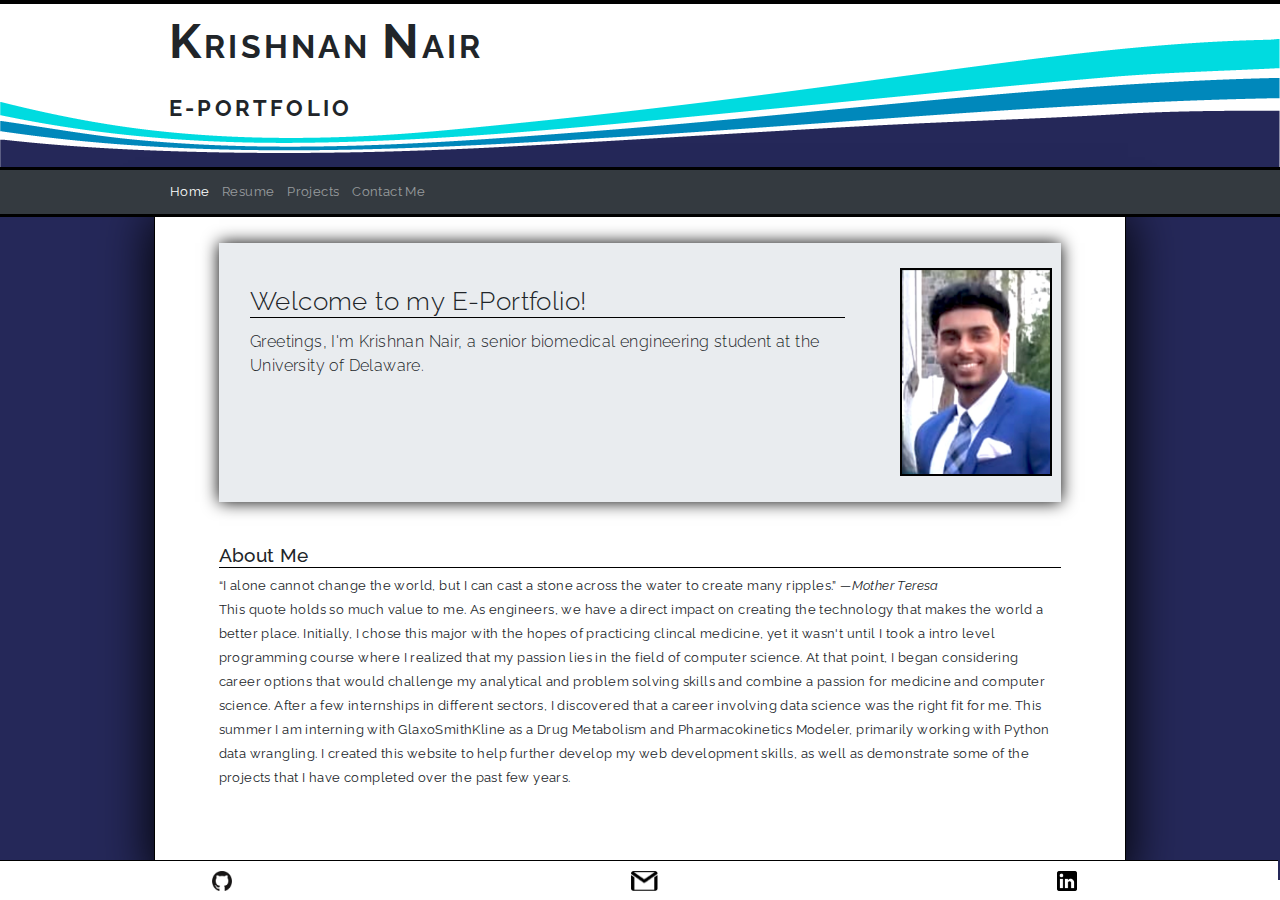
<file: index.html>
<!DOCTYPE html>
<html lang="en">
<head>
    <meta charset="UTF-8">
    <meta name="viewport" content="width=device-width, initial-scale=1.0">
    <title>Krishnan Nair's E-Portfolio</title>
    <meta property="og:image" content="https://repository-images.githubusercontent.com/283891840/4f8f4580-d32d-11ea-8776-141d331d8f88">
    <link rel="stylesheet" href="css/bootstrap.css">
    <link rel="stylesheet" href="css/navbar.css">
    <link rel="stylesheet" href="css/universal.css">
    <link rel="stylesheet" href="css/home.css">
    <link href="https://fonts.googleapis.com/css2?family=Raleway:wght@500&display=swap" rel="stylesheet">

    
    <script
    src="https://code.jquery.com/jquery-3.5.1.js"
    integrity="sha256-QWo7LDvxbWT2tbbQ97B53yJnYU3WhH/C8ycbRAkjPDc="
    crossorigin="anonymous"></script>
    <script src="scripts/bootstrap.js"></script>
    <script src="scripts/script.js"></script>
    
</head>
<body>
    <div class="block">
        <h1 class="head"><span>K</span>RISHNAN <span>N</span>AIR</h1>
        <h3 class="head">E-PORTFOLIO</h3>
    </div>

    <nav class="navbar navbar-expand-lg navbar-dark bg-dark">
        <div id="left">
            <button class="navbar-toggler" type="button" data-toggle="collapse" data-target="#navbarNavDropdown" aria-controls="navbarNavDropdown" aria-expanded="false" aria-label="Toggle navigation">
                <span class="navbar-toggler-icon"></span>
            </button>

            <div class="collapse navbar-collapse" id="navbarNavDropdown">
            <ul class="navbar-nav">
                <li class="nav-item">
                    <a class="nav-link active" href="index.html">Home</a>
                </li>
                <li class="nav-item">
                    <a class="nav-link " href="resume.html">Resume</a>
                </li>
                <li class="nav-item">
                    <a class="nav-link " href="projects.html">Projects</a>
                </li>
                <li class="nav-item">
                    <a class="nav-link " href="contactMe.html">Contact Me</a>
                </li>
            </ul>
            </div>
        </div>
    </nav>


    <div class="bg">
        <div class="content">
            <div class="jumbotron jumbotron-fluid">
                <div class="row">
                    <div class="col-lg-9" id='welcome'>
                        <h1 class="display-4">Welcome to my E-Portfolio!</h1>
                        <p class="lead">Greetings, I'm Krishnan Nair, a senior biomedical engineering student at the University of Delaware. </p>
                    </div>
                    <div class="col-xl-3" id="profile">
                        <img src="images/profile.png">  
                    </div>
                </div>
            </div>
            <h4 class="display-5">
                About Me      
            </h4>
            
            <p>
                <span id="quote">“I alone cannot change the world, but I can cast a stone across the water to create many ripples.” <i>—Mother Teresa</i></span><br>
                This quote holds so much value to me. As engineers, we have a direct impact on creating the technology that makes the world a better place.
                Initially, I chose this major with the hopes of practicing clincal medicine, yet it wasn't until I took a intro level programming course where I realized
                that my passion lies in the field of computer science. At that point, I began considering career options that would challenge my analytical and problem
                solving skills and combine a passion for medicine and computer science. After a few internships in different sectors, I discovered that a career involving
                data science was the right fit for me. This summer I am interning with GlaxoSmithKline as a Drug Metabolism and Pharmacokinetics Modeler, primarily working with Python data wrangling. 
                I created this website to help further develop my web development skills, as well as demonstrate some of the projects 
                that I have completed over the past few years.
            </p>
        </div>
        <footer class="row align-items-center" id="icons">
            <div class="col-sm">
                <a href="https://github.com/krishnan-nair" target="_match"><img src="images/github.png" id="gitHub" alt=""></a>
            </div>
            <div class="col-sm">
                <a href="mailto:krishnannair12@gmail.com" target="_match"><img src="images/gmail.png" id="gmail" alt=""></a>
            </div>
            <div class="col-sm">
                <a href="https://linkedin.com/in/krishnannair12/" target="_match"><img src="images/linkedin2.png" id="linkedin"></a>
            </div>
        </footer>
    </div>

</body>

</html>
</file>
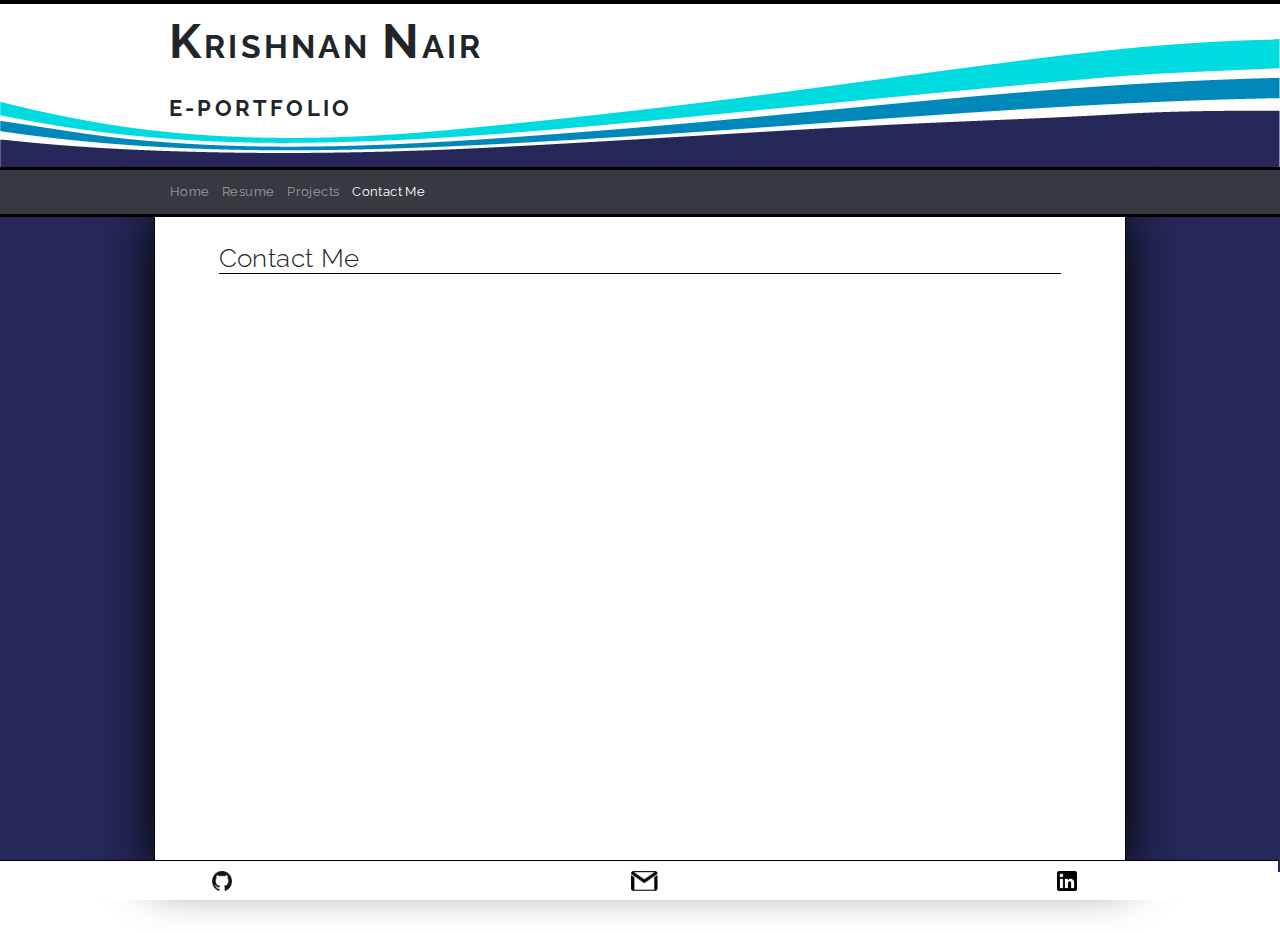
<file: contactMe.html>
<!DOCTYPE html>
<html lang="en">
<head>
    <meta charset="UTF-8">
    <meta name="viewport" content="width=device-width, initial-scale=1.0">
    <title>Krishnan Nair's E-Portfolio | Contact Me</title>
    <link rel="stylesheet" href="css/bootstrap.css">
    <link rel="stylesheet" href="css/universal.css">
    <link rel="stylesheet" href="css/navbar.css">
    <link rel="stylesheet" href="css/contactMe.css">
    <link href="https://fonts.googleapis.com/css2?family=Raleway:wght@500&display=swap" rel="stylesheet">

    <script
    src="https://code.jquery.com/jquery-3.5.1.js"
    integrity="sha256-QWo7LDvxbWT2tbbQ97B53yJnYU3WhH/C8ycbRAkjPDc="
    crossorigin="anonymous"></script>
    <script src="scripts/bootstrap.js"></script>
    <script src="scripts/script.js"></script>
</head>
<body>
    <div class="block">
        <h1 class="head"><span>K</span>RISHNAN <span>N</span>AIR</h1>
        <h3 class="head">E-PORTFOLIO</h3>
    </div>

    <nav class="navbar navbar-expand-lg navbar-dark bg-dark">
        <div id="left">
            <button class="navbar-toggler" type="button" data-toggle="collapse" data-target="#navbarNavDropdown" aria-controls="navbarNavDropdown" aria-expanded="false" aria-label="Toggle navigation">
                <span class="navbar-toggler-icon"></span>
            </button>

            <div class="collapse navbar-collapse" id="navbarNavDropdown">
            <ul class="navbar-nav">
                <li class="nav-item">
                    <a class="nav-link " href="index.html">Home</a>
                </li>
                <li class="nav-item">
                    <a class="nav-link " href="resume.html">Resume</a>
                </li>
                <li class="nav-item">
                    <a class="nav-link " href="projects.html">Projects</a>
                </li>
                <li class="nav-item">
                    <a class="nav-link active" href="contactMe.html">Contact Me</a>
                </li>
            </ul>
            </div>
        </div>
    </nav>

    <div class="bg">
        <div class="content">
            <h4 class="display-4">Contact Me</h4>
            <div id="contact-me">
                <iframe src="https://docs.google.com/forms/d/e/1FAIpQLSfaNl2sAc4FsBJN_1M4u-_TSpNVzhg1-OhHXUZECGnWBgEXUA/viewform?embedded=true" width="640" height="709" frameborder="0" marginheight="0" marginwidth="0">Loading…</iframe>
            </div>
        </div>
    </div>

    <footer class="row align-items-center" id="icons">
        <div class="col-sm">
            <a href="https://github.com/krishnan-nair" target="_match"><img src="images/github.png" id="gitHub" alt=""></a>
        </div>
        <div class="col-sm">
            <a href="mailto:krishnannair12@gmail.com" target="_match"><img src="images/gmail.png" id="gmail" alt=""></a>
        </div>
        <div class="col-sm">
            <a href="https://linkedin.com/in/krishnannair12/" target="_match"><img src="images/linkedin2.png" id="linkedin"></a>
        </div>
    </footer>
</body>
</html>
</file>
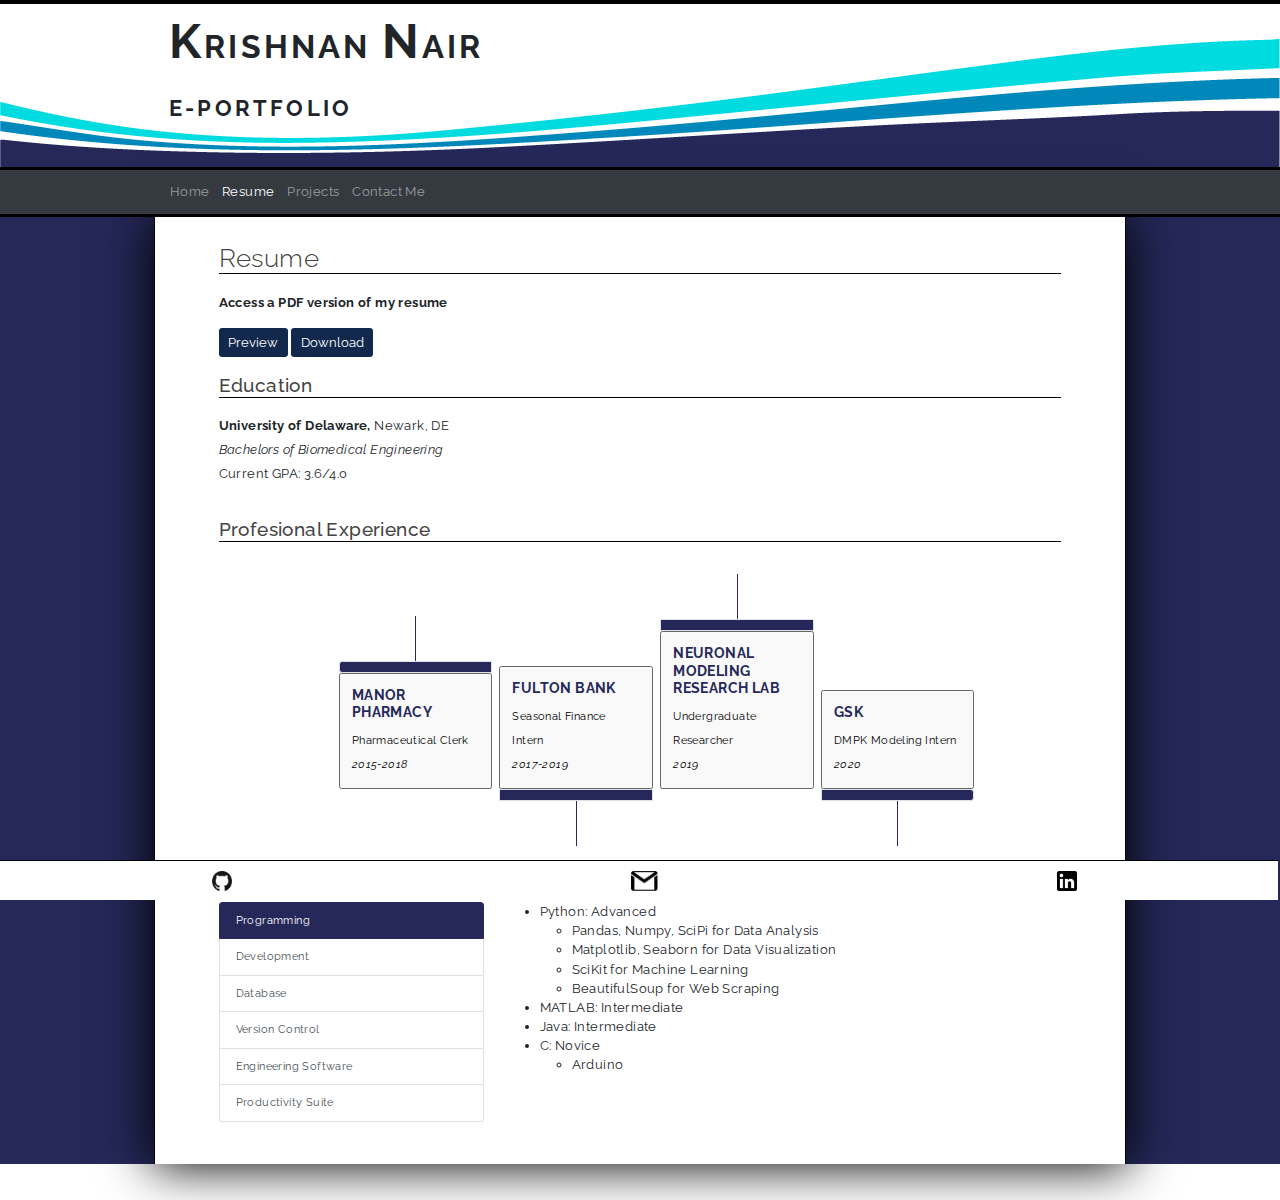
<file: resume.html>
<!DOCTYPE html>
<html lang="en">
<head>
    <meta charset="UTF-8">
    <meta name="viewport" content="width=device-width, initial-scale=1.0">
    <title>Krishnan Nair's E-Portfolio | Resume</title>
    <link rel="stylesheet" href="css/bootstrap.css">
    <link rel="stylesheet" href="test.css">
    <link rel="stylesheet" href="css/navbar.css">
    <link rel="stylesheet" href="css/universal.css">
    <link rel="stylesheet" href="css/resume.css">
    <link href="https://fonts.googleapis.com/css2?family=Raleway:wght@500&display=swap" rel="stylesheet">

    <script
    src="https://code.jquery.com/jquery-3.5.1.js"
    integrity="sha256-QWo7LDvxbWT2tbbQ97B53yJnYU3WhH/C8ycbRAkjPDc="
    crossorigin="anonymous"></script>
    <script src="scripts/bootstrap.js"></script>
    <script src="scripts/script.js"></script>
</head>
<body>
    <div class="block">
        <h1 class="head"><span>K</span>RISHNAN <span>N</span>AIR</h1>
        <h3 class="head">E-PORTFOLIO</h3>
    </div>

    <nav class="navbar navbar-expand-lg navbar-dark bg-dark">
        <div id="left">
            <button class="navbar-toggler" type="button" data-toggle="collapse" data-target="#navbarNavDropdown" aria-controls="navbarNavDropdown" aria-expanded="false" aria-label="Toggle navigation">
                <span class="navbar-toggler-icon"></span>
            </button>

            <div class="collapse navbar-collapse" id="navbarNavDropdown">
            <ul class="navbar-nav">
                <li class="nav-item">
                    <a class="nav-link " href="index.html">Home</a>
                </li>
                <li class="nav-item">
                    <a class="nav-link active" href="resume.html">Resume</a>
                </li>
                <li class="nav-item">
                    <a class="nav-link " href="projects.html">Projects</a>
                </li>
                <li class="nav-item">
                    <a class="nav-link " href="contactMe.html">Contact Me</a>
                </li>
            </ul>
            </div>
        </div>
    </nav>

    <div class="bg">
        <div class="content">
            <h4 class="display-4">
                Resume     
            </h4>
            <p class="bold">Access a PDF version of my resume</p>
            <div class="buttons">
                <button class="btn btn-primary" id=resume>
                    <span class="preview" id="resume">Preview</span>
                </button>
                <button class="btn btn-primary">
                    <a class="download" href="downloads/Krishnan Nair Resume Tech.pdf" download>Download</a>
                </button>
            </div>            
    
            <h4 class="resume-header">Education</h4>       
            <p>
                <span class="bold">University of Delaware,</span> Newark, DE <br>
                <span class="italic">Bachelors of Biomedical Engineering</span><br>
                Current GPA: 3.6/4.0
            </p><br>
    
            <div class='row'>
                <div class="container">
                    <h4 class="resume-header">Profesional Experience</h4>
                    <div class="row">
                        <div class="col-md-12">
                            <div class="main-timeline12">
                                <div class="col-xl-2 col-xl-2 timeline">
                                    <span class="timeline-icon">
                                        <i class="fa fa-key"></i>
                                    </span>
                                    <div class="border"></div>
                                    <div class="timeline-content">
                                        <a href="#manorPharmacy" class='anchor' data-toggle="modal" data-target="#manorPharmacy">
                                            <h4 class="title">Manor Pharmacy</h4>
                                            <p class="description">Pharmaceutical Clerk <br><i>2015-2018</i></p>
                                            <!-- Modal -->
                                            <div class="modal fade" id="manorPharmacy" tabindex="-1" role="dialog" aria-labelledby="manorPharmacyTitle" aria-hidden="true">
                                                <div class="modal-dialog modal-dialog-centered" role="document">
                                                <div class="modal-content">
                                                    <div class="modal-header">
                                                        <h5 class="modal-title" id="exampleModalLongTitle">Manor Pharmacy, New Castle, DE, <i>Pharmaceutical Clerk</i></h5>
                                                    <button type="button" class="close" data-dismiss="modal" aria-label="Close">
                                                        <span aria-hidden="true">&times;</span>
                                                    </button>
                                                    </div>
                                                    <div class="modal-body">
                                                        <p><i>May 2015-January 2018</i></p><br>
                                                        <ul>
                                                            <li>Prepared pharmaceutical records, repaired medical equipment, submitted medical orders, and referred customers to
                                                                medical devices that suited their needs. </li>
                                                            <li>Gained exposure and familiarity to common commercial drugs and their use</li>
                                                        </ul>
                                                    </div>
                                                    <div class="modal-footer">
                                                    <button type="button" class="btn btn-secondary" data-dismiss="modal">Close</button>
                                                    </div>
                                                </div>
                                                </div>
                                            </div>
                                        </a>
                                    </div>
                                </div>
                                <div class="col-xl-2 col-xl-2 timeline">
                                    <div class="timeline-content">
                                        <a href="#fultonBank" class='anchor' data-toggle="modal" data-target="#fultonBank">
                                            <h4 class="title">Fulton Bank</h4>
                                            <p class="description">Seasonal Finance Intern <br><i>2017-2019</i></p> 
                                            <!-- Modal -->
                                            <div class="modal fade" id="fultonBank" tabindex="-1" role="dialog" aria-labelledby="fultonBankTitle" aria-hidden="true">
                                                <div class="modal-dialog modal-dialog-centered" role="document">
                                                <div class="modal-content">
                                                    <div class="modal-header">
                                                        <h5 class="modal-title" id="exampleModalLongTitle">Fulton Bank, Newark, DE, <i>Seasonal Finance Intern</i></h5>
                                                    <button type="button" class="close" data-dismiss="modal" aria-label="Close">
                                                        <span aria-hidden="true">&times;</span>
                                                    </button>
                                                    </div>
                                                    <div class="modal-body">
                                                        <p><i>June 2017-August 2019</i></p><br>
                                                        <ul>
                                                            <li>Provided account services to customers, refer customers to financial service products</li>
                                                            <li>Operated Fiserv teller computer program, directed and trained new employees on banking and computer programs</li>
                                                        </ul>
                                                    </div>
                                                    <div class="modal-footer">
                                                    <button type="button" class="btn btn-secondary" data-dismiss="modal">Close</button>
                                                    </div>
                                                </div>
                                                </div>
                                            </div>
                                        </a>
                                        
                                    </div>
                                    <div class="border"></div>
                                        <span class="timeline-icon">
                                            <i class="fa fa-key"></i>
                                        </span>
                                </div>
                                <div class="col-xl-2 col-xl-2 timeline">
                                    <span class="timeline-icon">
                                        <i class="fa fa-key"></i>
                                    </span>
                                    <div class="border"></div>
                                    <div class="timeline-content">
                                        <a href="#singh" class='anchor' data-toggle="modal" data-target="#singh">
                                            <h4 class="title">Neuronal Modeling Research Lab</h4>
                                            <p class="description">Undergraduate Researcher <br><i>2019</i></p>
                                            <!-- Modal -->
                                            <div class="modal fade" id="singh" tabindex="-1" role="dialog" aria-labelledby="singhTitle" aria-hidden="true">
                                                <div class="modal-dialog modal-dialog-centered" role="document">
                                                <div class="modal-content">
                                                    <div class="modal-header">
                                                        <h5 class="modal-title" id="exampleModalLongTitle">Neuronal Modeling Research Lab, Newark, DE, <i>Undergraduate Researcher</i></h5>
                                                    <button type="button" class="close" data-dismiss="modal" aria-label="Close">
                                                        <span aria-hidden="true">&times;</span>
                                                    </button>
                                                    </div>
                                                    <div class="modal-body">
                                                        <p><i>November 2019-February 2020</i></p><br>
                                                        <ul>
                                                            <li>Developed model of inhibitory neuronal pathway in the brain using Python</li>
                                                            <li>Built Python simulation of leaky-integrate-and fire circuit using two neurons with stochastic noise and Poisson stimuli</li>
                                                        </ul>
                                                    </div>
                                                    <div class="modal-footer">
                                                        <button type="button" class="btn btn-secondary" data-dismiss="modal">Close</button>
                                                    </div>
                                                </div>
                                                </div>
                                            </div>
                                        </a>
                                    </div>
                                </div>
                                <div class="col-xl-2 col-xl-2 timeline">
                                    <div class="timeline-content">
                                        <a href="#gsk" class='anchor' data-toggle="modal" data-target="#gsk">
                                            <h4 class="title">GSK</h4>
                                            <p class="description">DMPK Modeling Intern <br><i>2020</i></p>
                                            <!-- Modal -->
                                            <div class="modal fade" id="gsk" tabindex="-1" role="dialog" aria-labelledby="gskTitle" aria-hidden="true">
                                                <div class="modal-dialog modal-dialog-centered" role="document">
                                                <div class="modal-content">
                                                    <div class="modal-header">
                                                        <h5 class="modal-title" id="exampleModalLongTitle">GSK, Upper Providence, PA, <i>Drug Metabolism and Pharmacokinetics (DMPK) Intern</i></h5>
                                                    <button type="button" class="close" data-dismiss="modal" aria-label="Close">
                                                        <span aria-hidden="true">&times;</span>
                                                    </button>
                                                    </div>
                                                    <div class="modal-body">
                                                        <p><i>June 2020-August 2020</i></p><br>
                                                        <ul>
                                                            <li>Developed predictive human clearance model using Well-Stirred and Parallel Tube Models, analyzed against ML QSAR models for fold performance</li>
                                                            <li>Compared experimental and QSAR models against Austin, Hallifax, and Turner fu(mic) predictions</li>
                                                            <li>Lead efforts in upgrading CPMS and Modeling & Simulation pages on GSK's DMPK Wiki</li>
                                                        </ul>
                                                    </div>
                                                    <div class="modal-footer">
                                                    <button type="button" class="btn btn-secondary" data-dismiss="modal">Close</button>
                                                    </div>
                                                </div>
                                                </div>
                                            </div>
                                        </a>
                                    </div>

                                    <div class="border"></div>
                                    <span class="timeline-icon">
                                        <i class="fa fa-key"></i>
                                    </span>
                                </div>
                            </div>
                        </div>
                    </div>
                </div>
            </div>
            
    
    
            <h4 class="resume-header">Technical Skills</h4>
            <div class="row" id="technical-skills">
                <div class="col-4">
                    <div class="list-group" id="list-tab" role="tablist">
                        <a class="list-group-item list-group-item-action active" id="list-programming-list" data-toggle="list" href="#list-programming" role="tab" aria-controls="programming">Programming</a>
                        <a class="list-group-item list-group-item-action" id="list-development-list" data-toggle="list" href="#list-development" role="tab" aria-controls="development">Development</a>
                        <a class="list-group-item list-group-item-action" id="list-database-list" data-toggle="list" href="#list-database" role="tab" aria-controls="database">Database</a>
                        <a class="list-group-item list-group-item-action" id="list-vs-list" data-toggle="list" href="#list-vs" role="tab" aria-controls="vs">Version Control</a>
                        <a class="list-group-item list-group-item-action" id="list-es-list" data-toggle="list" href="#list-es" role="tab" aria-controls="es">Engineering Software</a>
                        <a class="list-group-item list-group-item-action" id="list-prod-list" data-toggle="list" href="#list-prod" role="tab" aria-controls="prod">Productivity Suite</a>
                        
                    </div>
                </div>
                <div class="col-8">
                  <div class="tab-content" id="nav-tabContent">
                    <div class="tab-pane fade show active" id="list-programming" role="tabpanel" aria-labelledby="list-programming-list">
                        <ul>
                            <li>Python: Advanced</li>
                            <ul>
                                <li>Pandas, Numpy, SciPi for Data Analysis</li>
                                <li>Matplotlib, Seaborn for Data Visualization</li>
                                <li>SciKit for Machine Learning</li>
                                <li>BeautifulSoup for Web Scraping</li>
                            </ul>
                            <li>MATLAB: Intermediate</li>
                            <li>Java: Intermediate</li>
                            <li>C: Novice</li>
                            <ul>
                                <li>Arduino</li>
                            </ul>
                        </ul>
                    </div>
                    <div class="tab-pane fade" id="list-development" role="tabpanel" aria-labelledby="list-development-list">
                        <ul>
                            <li>HTML/CSS/Javascript: Advanced</li>
                            <li>BootStrap: Advanced</li>
                            <li>jQuery: Novice</li>
                        </ul>
                    </div>
                    <div class="tab-pane fade" id="list-database" role="tabpanel" aria-labelledby="list-database-list">
                        <ul>
                            <li>Firebase: Advanced</li>
                            <li>SQL: Intermediate </li>
                        </ul>
                    </div>
                    <div class="tab-pane fade" id="list-vs" role="tabpanel" aria-labelledby="list-vs-list">
                        <ul>
                            <li>GIT: Intermediate</li>
                        </ul>
                    </div>
                    <div class="tab-pane fade" id="list-es" role="tabpanel" aria-labelledby="list-es-list">
                        <ul>
                            <li>JMP Statistical Analysis: Advanced</li>
                            <li>AutoCAD: Intermediate</li>
                            <li>SolidWorks: Intermediate</li>
                            <li>Algodoo: Intermediate</li>
                            <li>Arduino: Novice</li>
                        </ul>
                    </div>
                    <div class="tab-pane fade" id="list-prod" role="tabpanel" aria-labelledby="list-prod-list">
                        <ul>
                            <li>Microsoft Office: Advanced</li>
                            <ul>
                                <li>Excel</li>
                                <li>Word</li>
                                <li>PowerPoint</li>
                                <li>Publisher</li>
                            </ul>
                        </ul>
                    </div>
                  </div>
                </div>
              </div>
        </div>
    </div>
    
    <footer class="row align-items-center" id="icons">
        <div class="col-sm">
            <a href="https://github.com/krishnan-nair" target="_match"><img src="images/github.png" id="gitHub" alt=""></a>
        </div>
        <div class="col-sm">
            <a href="mailto:krishnannair12@gmail.com" target="_match"><img src="images/gmail.png" id="gmail" alt=""></a>
        </div>
        <div class="col-sm">
            <a href="https://linkedin.com/in/krishnannair12/" target="_match"><img src="images/linkedin2.png" id="linkedin"></a>
        </div>
    </footer>
</body>
</html>
</file>
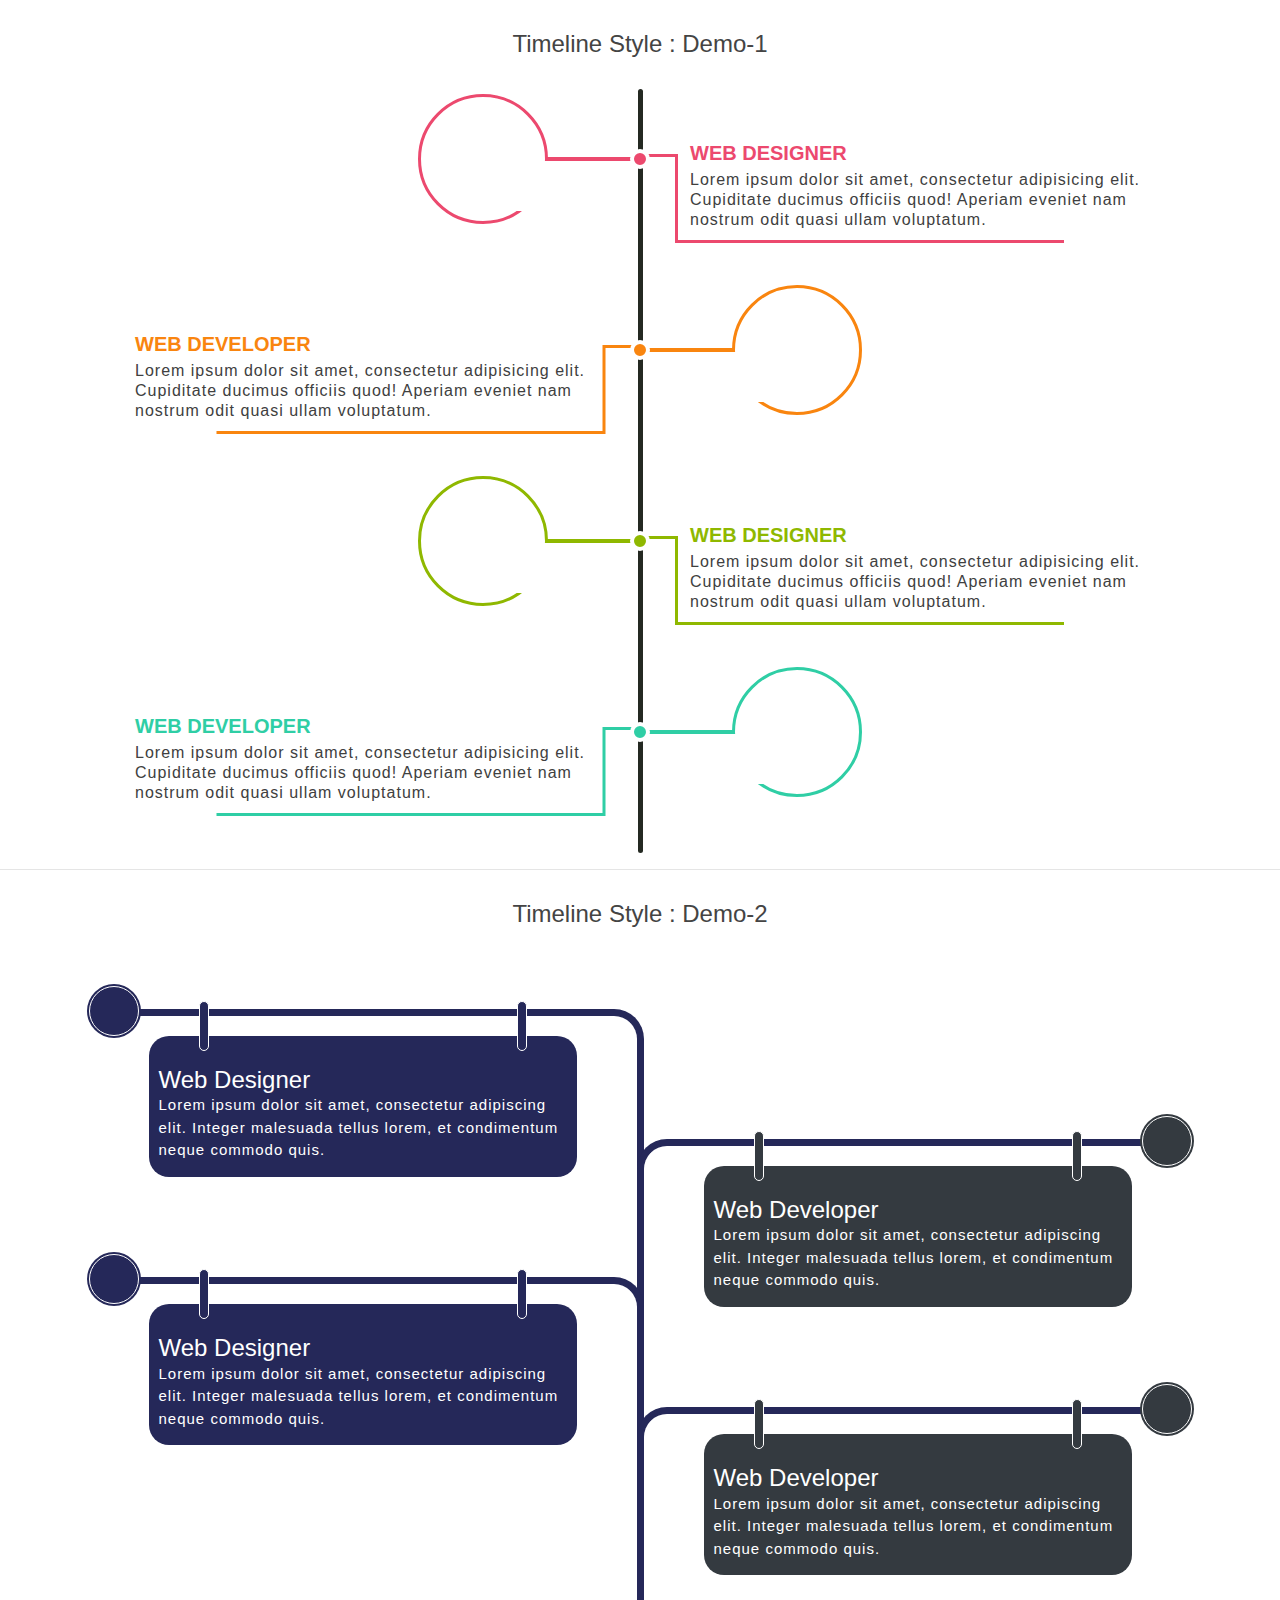
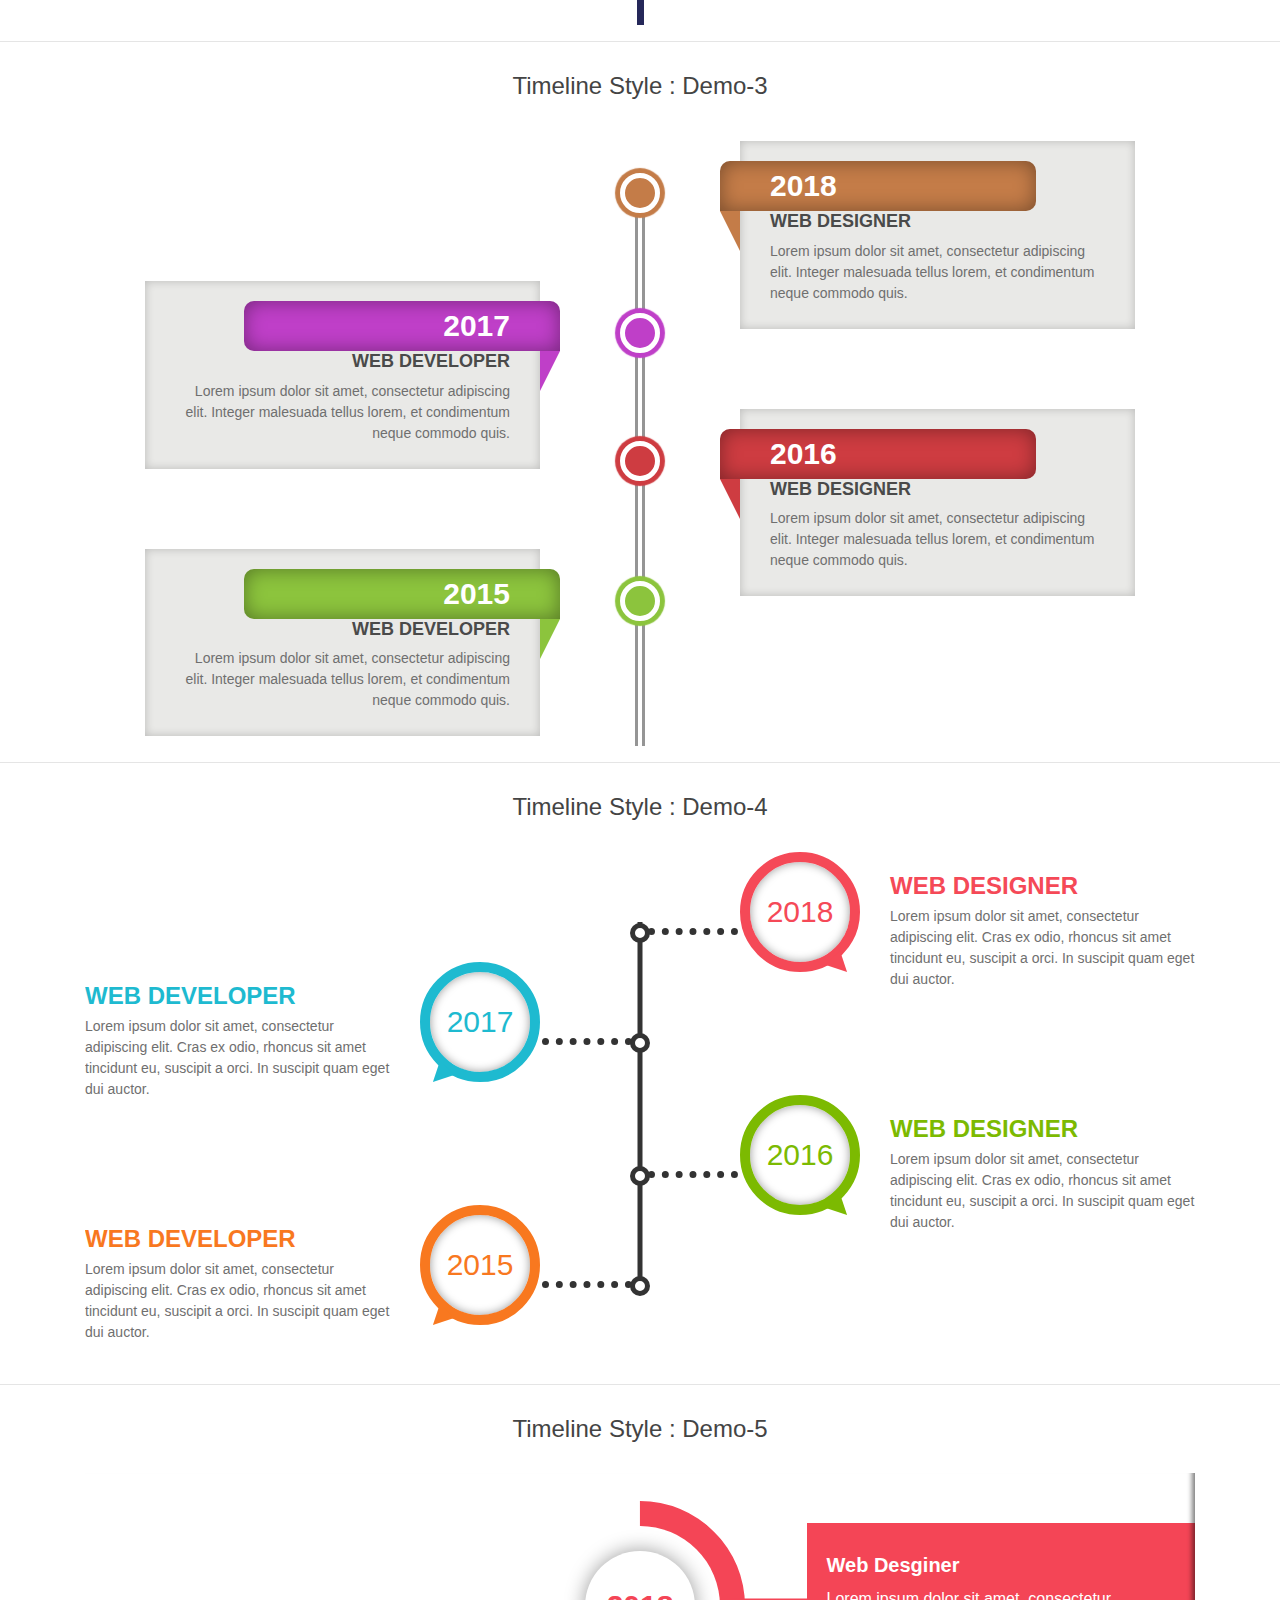
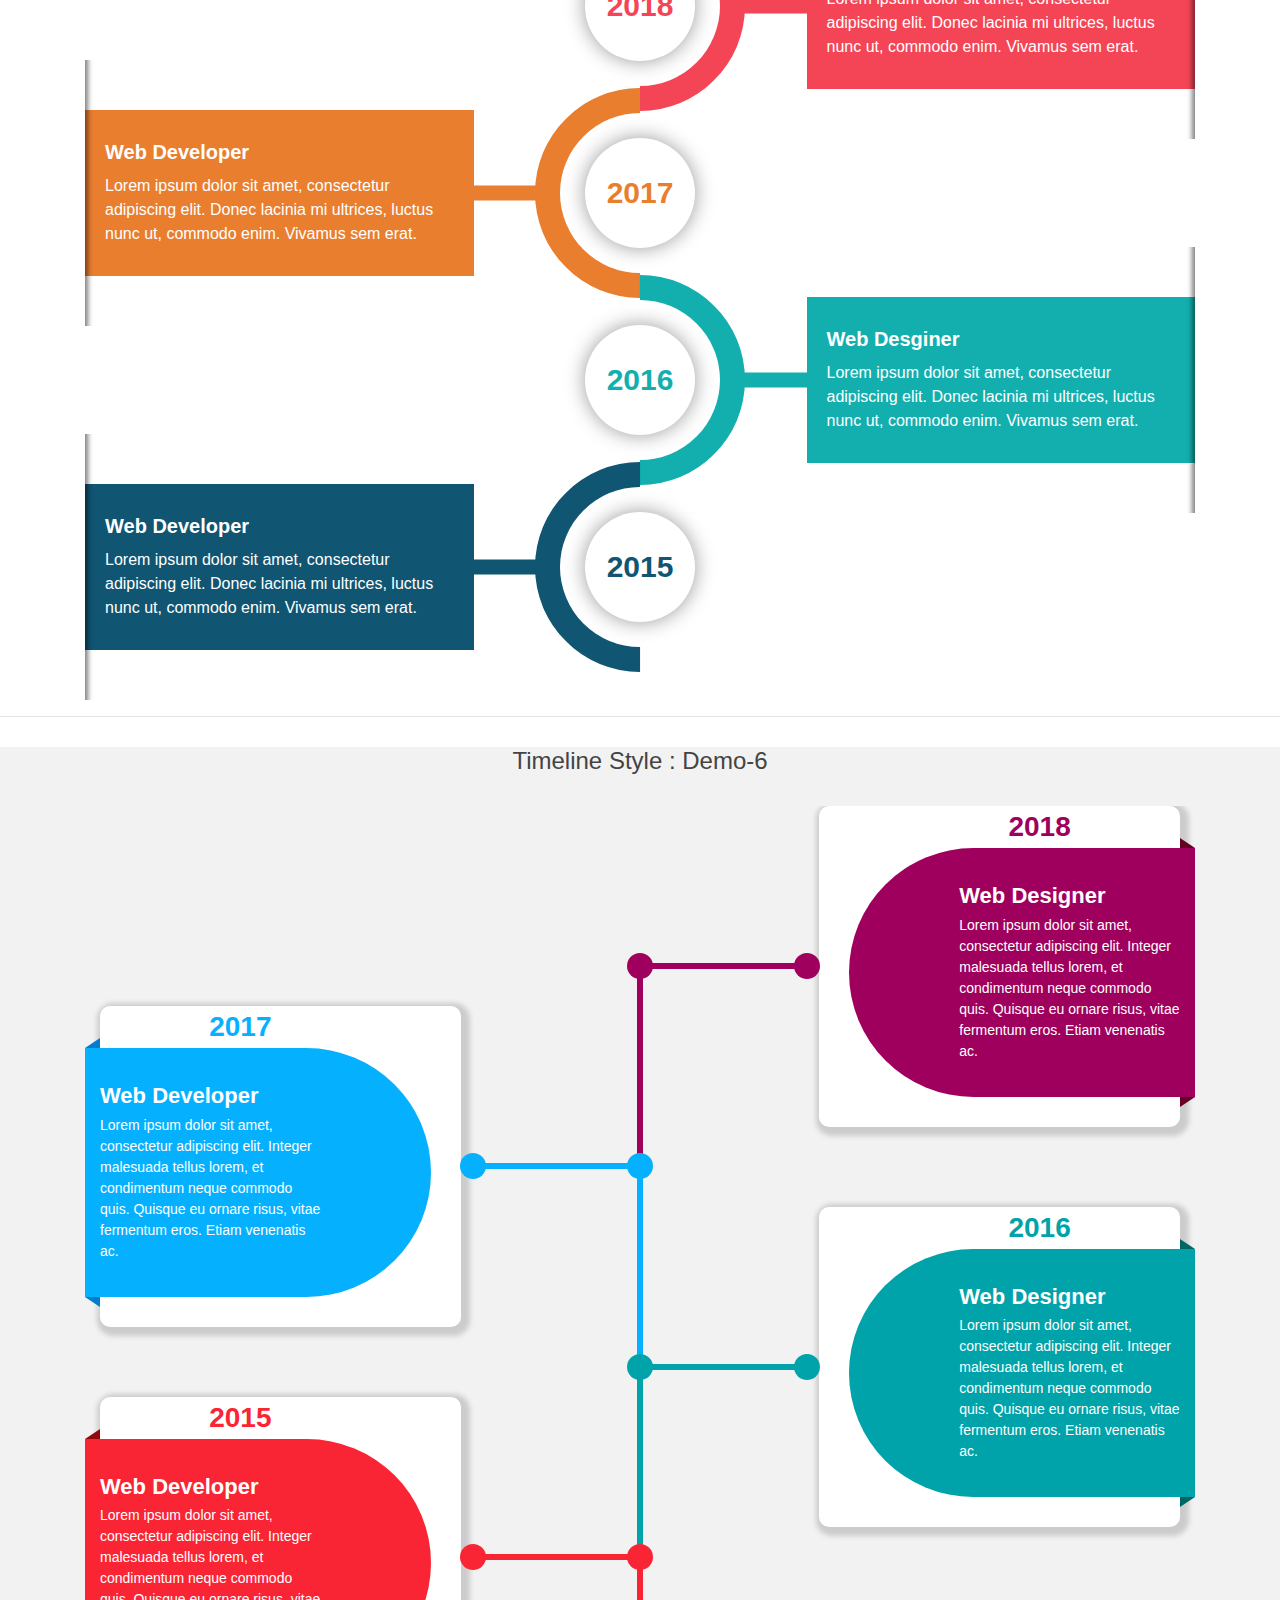
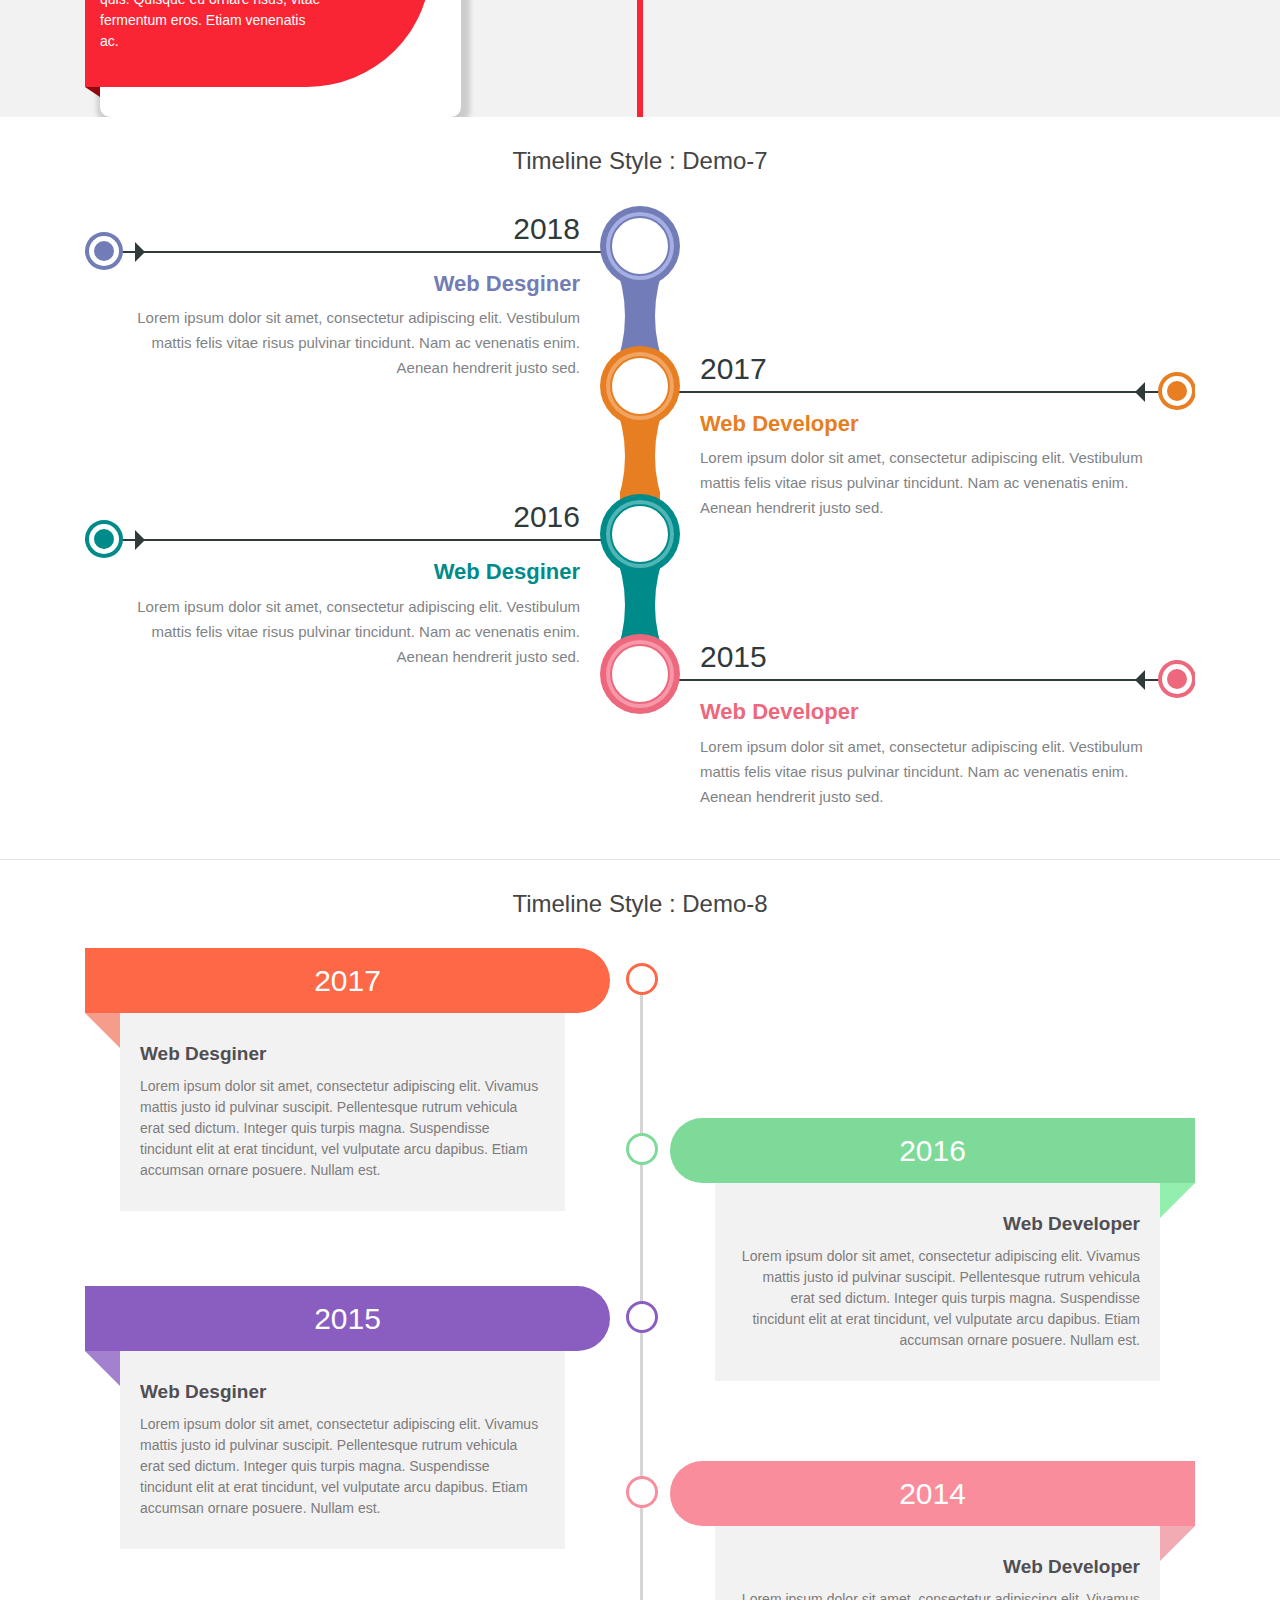
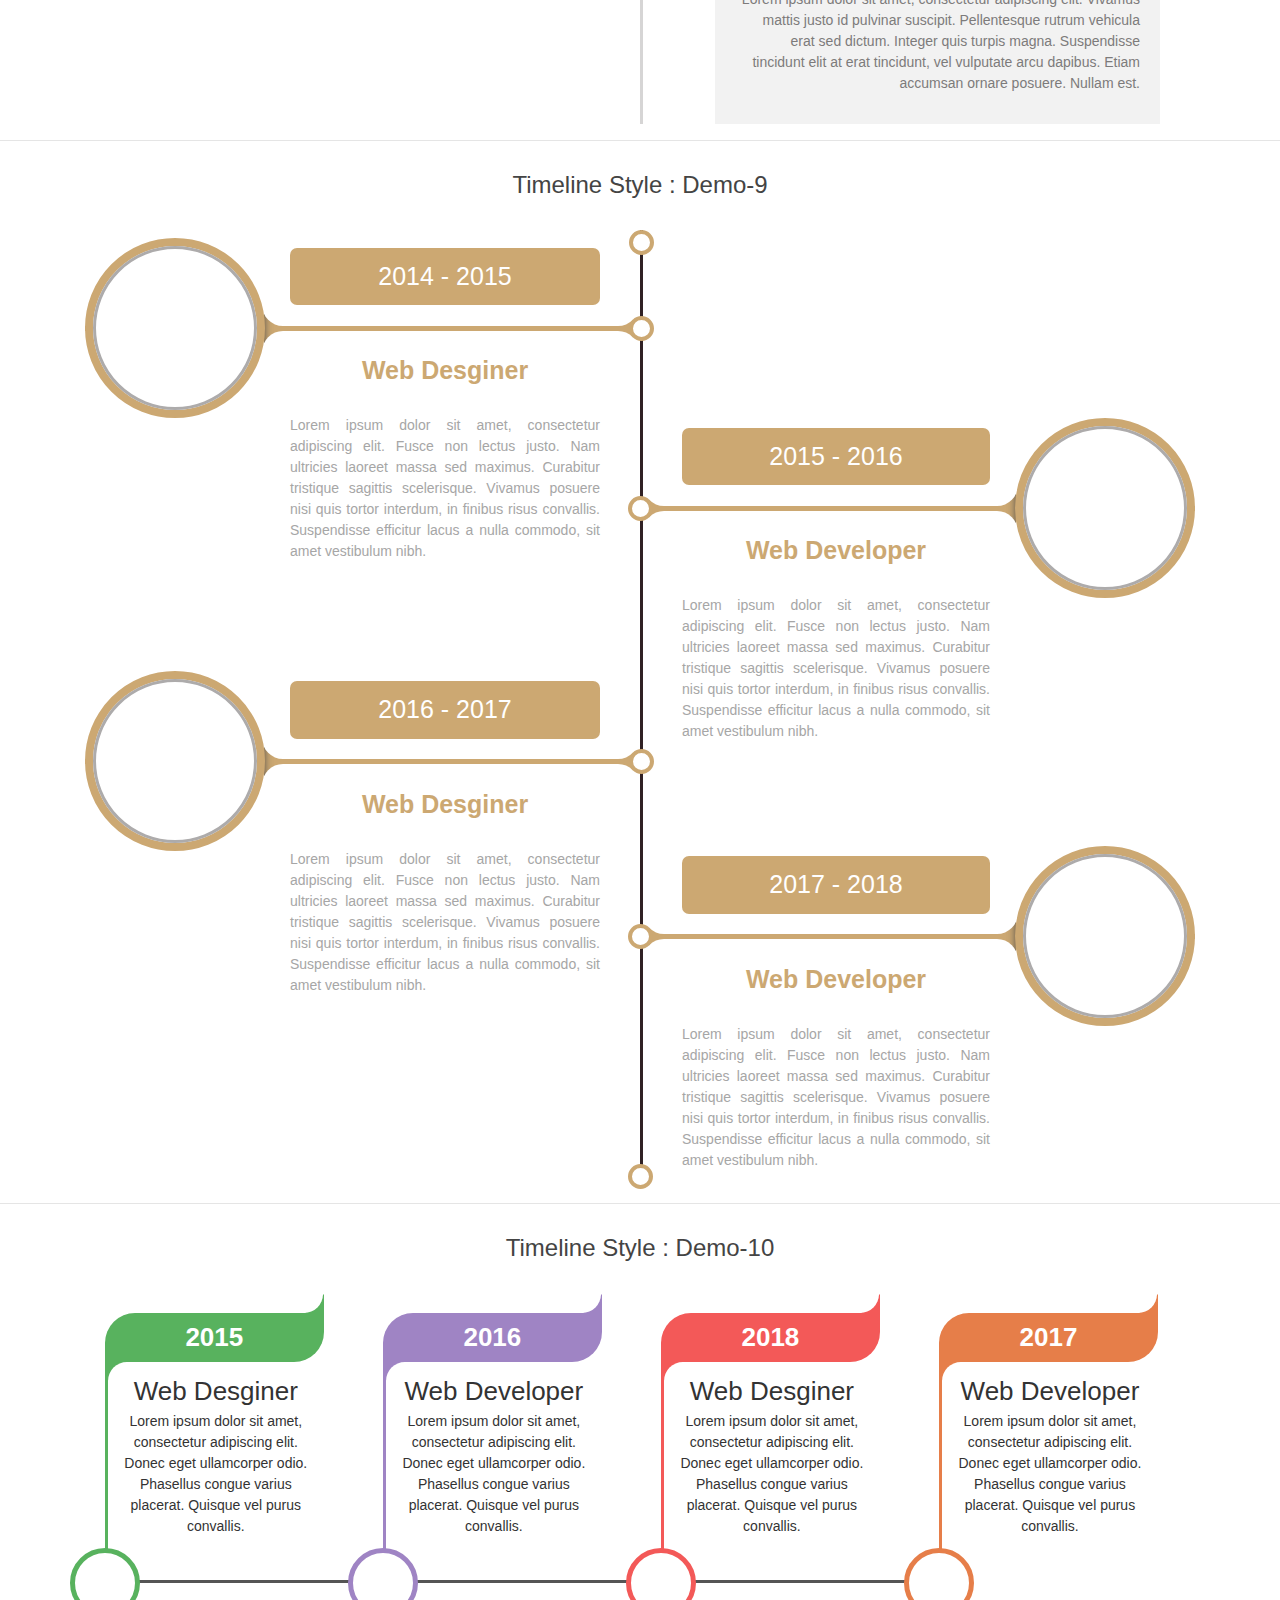
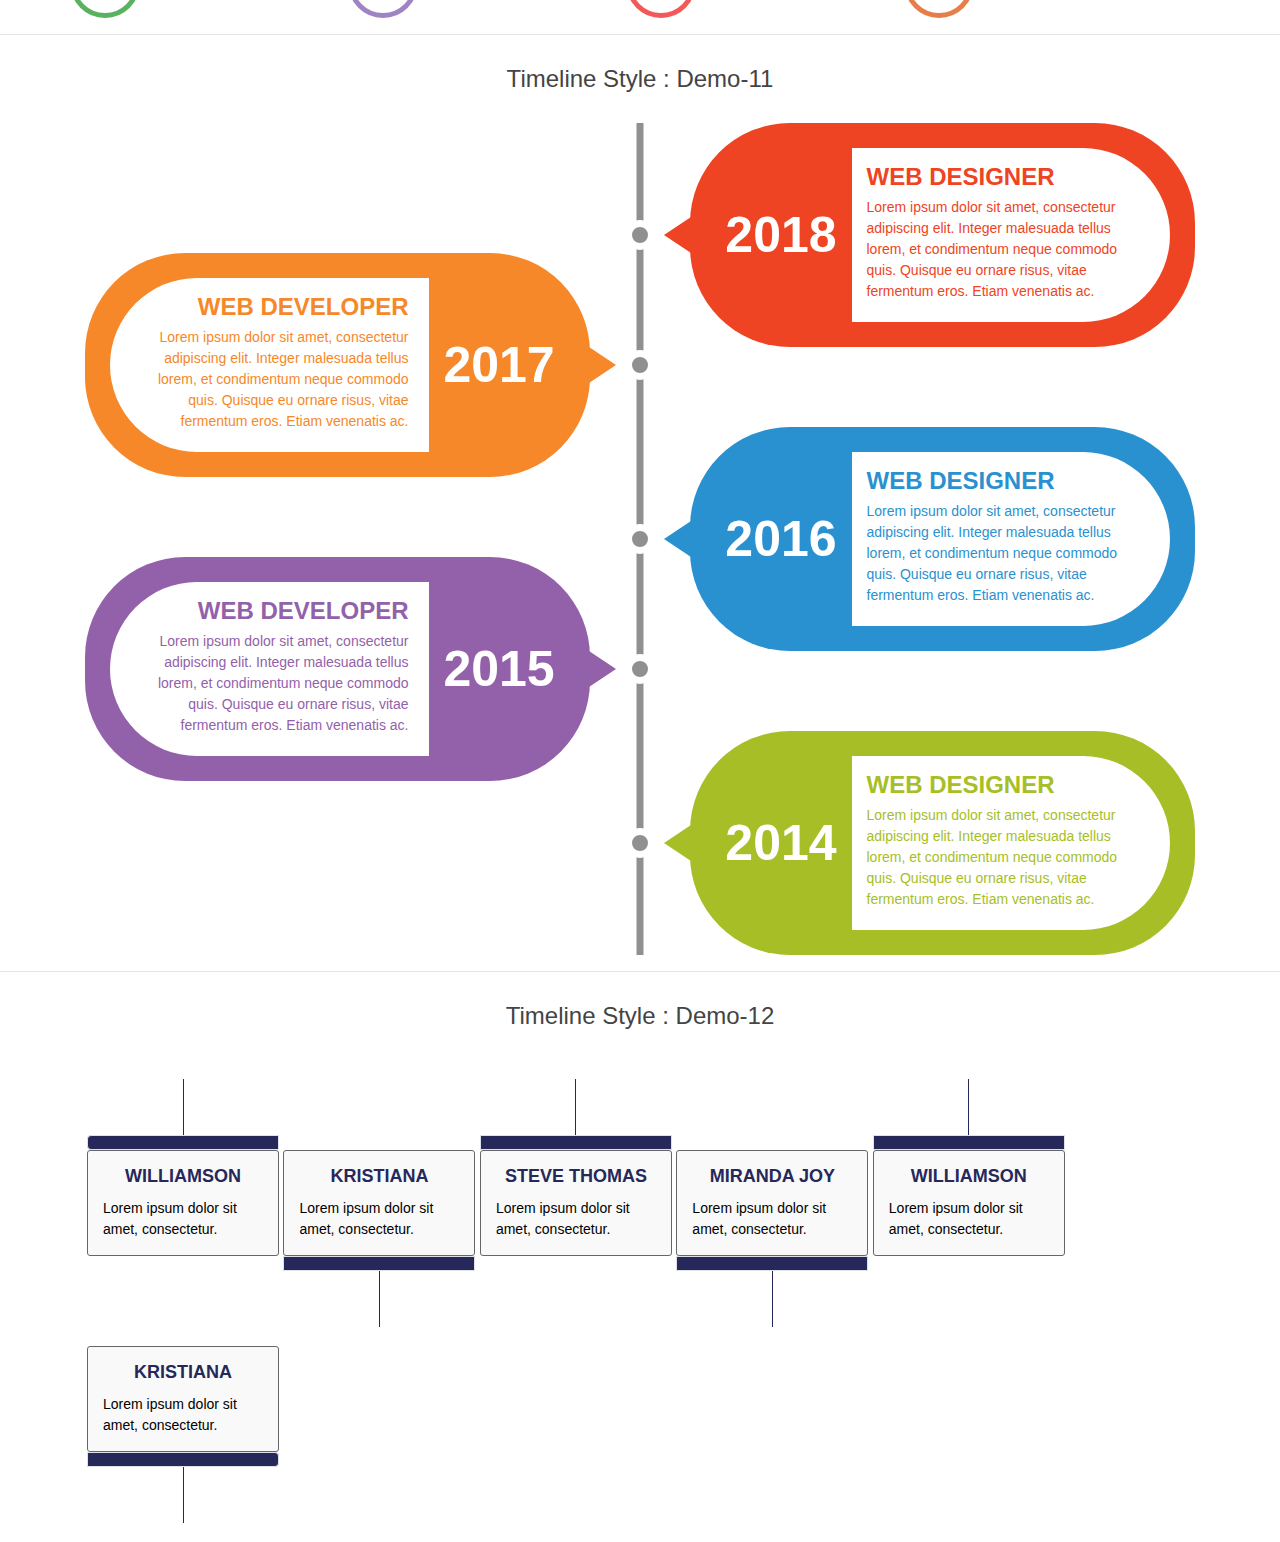
<file: test.html>
<link href="//maxcdn.bootstrapcdn.com/bootstrap/4.1.1/css/bootstrap.min.css" rel="stylesheet" id="bootstrap-css">
<script src="//cdnjs.cloudflare.com/ajax/libs/jquery/3.2.1/jquery.min.js"></script>
<script src="//maxcdn.bootstrapcdn.com/bootstrap/4.1.1/js/bootstrap.min.js"></script>
<!------ Include the above in your HEAD tag ---------->

<!DOCTYPE html>
<html lang="en">
    <head>
        <title>Accordion</title>
        <meta charset="utf-8">
        <meta name="viewport" content="width=device-width, initial-scale=1">
        <link rel="stylesheet" href="https://use.fontawesome.com/releases/v5.2.0/css/all.css" integrity="sha384-hWVjflwFxL6sNzntih27bfxkr27PmbbK/iSvJ+a4+0owXq79v+lsFkW54bOGbiDQ" crossorigin="anonymous">
        <link rel="stylesheet" href="test.css">
    </head>
    <body>
        <div class="container">
            <h4>Timeline Style : Demo-1</h4>
            <div class="row">
                <div class="col-md-12">
                    <div class="main-timeline">
                        <a href="#" class="timeline">
                            <div class="timeline-icon"><i class="fa fa-globe"></i></div>
                            <div class="timeline-content">
                                <h3 class="title">Web Designer</h3>
                                <p class="description">
                                    Lorem ipsum dolor sit amet, consectetur adipisicing elit. Cupiditate ducimus officiis quod! Aperiam eveniet nam nostrum odit quasi ullam voluptatum.
                                </p>
                            </div>
                        </a>
                        <a href="#" class="timeline">
                            <div class="timeline-icon"><i class="fa fa-rocket"></i></div>
                            <div class="timeline-content">
                                <h3 class="title">Web Developer</h3>
                                <p class="description">
                                    Lorem ipsum dolor sit amet, consectetur adipisicing elit. Cupiditate ducimus officiis quod! Aperiam eveniet nam nostrum odit quasi ullam voluptatum.
                                </p>
                            </div>
                        </a>
                        <a href="#" class="timeline">
                            <div class="timeline-icon"><i class="fa fa-briefcase"></i></div>
                            <div class="timeline-content">
                                <h3 class="title">Web Designer</h3>
                                <p class="description">
                                    Lorem ipsum dolor sit amet, consectetur adipisicing elit. Cupiditate ducimus officiis quod! Aperiam eveniet nam nostrum odit quasi ullam voluptatum.
                                </p>
                            </div>
                        </a>
                        <a href="#" class="timeline">
                            <div class="timeline-icon"><i class="fa fa-mobile"></i></div>
                            <div class="timeline-content">
                                <h3 class="title">Web Developer</h3>
                                <p class="description">
                                    Lorem ipsum dolor sit amet, consectetur adipisicing elit. Cupiditate ducimus officiis quod! Aperiam eveniet nam nostrum odit quasi ullam voluptatum.
                                </p>
                            </div>
                        </a>
                    </div>
                </div>
            </div>
        </div>
        <hr>
        
        <div class="container">
            <h4>Timeline Style : Demo-2</h4>
            <div class="row">
                <div class="col-md-12">
                    <div class="main-timeline2">
                        <div class="timeline">
                            <span class="icon fa fa-globe"></span>
                            <a href="#" class="timeline-content">
                                <h3 class="title">Web Designer</h3>
                                <p class="description">
                                    Lorem ipsum dolor sit amet, consectetur adipiscing elit. Integer malesuada tellus lorem, et condimentum neque commodo quis.
                                </p>
                            </a>
                        </div>
                        <div class="timeline">
                            <span class="icon fa fa-rocket"></span>
                            <a href="#" class="timeline-content">
                                <h3 class="title">Web Developer</h3>
                                <p class="description">
                                    Lorem ipsum dolor sit amet, consectetur adipiscing elit. Integer malesuada tellus lorem, et condimentum neque commodo quis.
                                </p>
                            </a>
                        </div>
                        <div class="timeline">
                            <span class="icon fa fa-briefcase"></span>
                            <a href="#" class="timeline-content">
                                <h3 class="title">Web Designer</h3>
                                <p class="description">
                                    Lorem ipsum dolor sit amet, consectetur adipiscing elit. Integer malesuada tellus lorem, et condimentum neque commodo quis.
                                </p>
                            </a>
                        </div>
                        <div class="timeline">
                            <span class="icon fa fa-mobile"></span>
                            <a href="#" class="timeline-content">
                                <h3 class="title">Web Developer</h3>
                                <p class="description">
                                    Lorem ipsum dolor sit amet, consectetur adipiscing elit. Integer malesuada tellus lorem, et condimentum neque commodo quis.
                                </p>
                            </a>
                        </div>
                    </div>
                </div>
            </div>
        </div>
        <hr>
        
        <div class="container">
            <h4>Timeline Style : Demo-3</h4>
            <div class="row">
                <div class="col-md-12">
                    <div class="main-timeline3">
                        <div class="timeline">
                            <a href="#" class="timeline-content">
                                <span class="year">2018</span>
                                <h3 class="title">Web Designer</h3>
                                <p class="description">
                                    Lorem ipsum dolor sit amet, consectetur adipiscing elit. Integer malesuada tellus lorem, et condimentum neque commodo quis.
                                </p>
                            </a>
                        </div>
                        <div class="timeline">
                            <a href="#" class="timeline-content">
                                <span class="year">2017</span>
                                <h3 class="title">Web Developer</h3>
                                <p class="description">
                                    Lorem ipsum dolor sit amet, consectetur adipiscing elit. Integer malesuada tellus lorem, et condimentum neque commodo quis.
                                </p>
                            </a>
                        </div>
                        <div class="timeline">
                            <a href="#" class="timeline-content">
                                <span class="year">2016</span>
                                <h3 class="title">Web Designer</h3>
                                <p class="description">
                                    Lorem ipsum dolor sit amet, consectetur adipiscing elit. Integer malesuada tellus lorem, et condimentum neque commodo quis.
                                </p>
                            </a>
                        </div>
                        <div class="timeline">
                            <a href="#" class="timeline-content">
                                <span class="year">2015</span>
                                <h3 class="title">Web Developer</h3>
                                <p class="description">
                                    Lorem ipsum dolor sit amet, consectetur adipiscing elit. Integer malesuada tellus lorem, et condimentum neque commodo quis.
                                </p>
                            </a>
                        </div>
                    </div>
                </div>
            </div>
        </div>
        <hr>
        
        <div class="container">
            <h4>Timeline Style : Demo-4</h4>
            <div class="row">
                <div class="col-md-12">
                    <div class="main-timeline4">
                        <div class="timeline">
                            <a href="#" class="timeline-content">
                                <span class="year">2018</span>
                                <div class="inner-content">
                                    <h3 class="title">Web Designer</h3>
                                    <p class="description">
                                        Lorem ipsum dolor sit amet, consectetur adipiscing elit. Cras ex odio, rhoncus sit amet tincidunt eu, suscipit a orci. In suscipit quam eget dui auctor.
                                    </p>
                                </div>
                            </a>
                        </div>
                        <div class="timeline">
                            <a href="#" class="timeline-content">
                                <span class="year">2017</span>
                                <div class="inner-content">
                                    <h3 class="title">Web Developer</h3>
                                    <p class="description">
                                        Lorem ipsum dolor sit amet, consectetur adipiscing elit. Cras ex odio, rhoncus sit amet tincidunt eu, suscipit a orci. In suscipit quam eget dui auctor.
                                    </p>
                                </div>
                            </a>
                        </div>
                        <div class="timeline">
                            <a href="#" class="timeline-content">
                                <span class="year">2016</span>
                                <div class="inner-content">
                                    <h3 class="title">Web Designer</h3>
                                    <p class="description">
                                        Lorem ipsum dolor sit amet, consectetur adipiscing elit. Cras ex odio, rhoncus sit amet tincidunt eu, suscipit a orci. In suscipit quam eget dui auctor.
                                    </p>
                                </div>
                            </a>
                        </div>
                        <div class="timeline">
                            <a href="#" class="timeline-content">
                                <span class="year">2015</span>
                                <div class="inner-content">
                                    <h3 class="title">Web Developer</h3>
                                    <p class="description">
                                        Lorem ipsum dolor sit amet, consectetur adipiscing elit. Cras ex odio, rhoncus sit amet tincidunt eu, suscipit a orci. In suscipit quam eget dui auctor.
                                    </p>
                                </div>
                            </a>
                        </div>
                    </div>
                </div>
            </div>
        </div>
        <hr>
        
        <div class="container">
            <h4>Timeline Style : Demo-5</h4>
            <div class="row">
                <div class="col-md-12">
                    <div class="main-timeline5">
                        <div class="timeline">
                            <div class="timeline-icon"><span class="year">2018</span></div>
                            <div class="timeline-content">
                                <h3 class="title">Web Desginer</h3>
                                <p class="description">
                                    Lorem ipsum dolor sit amet, consectetur adipiscing elit. Donec lacinia mi ultrices, luctus nunc ut, commodo enim. Vivamus sem erat.
                                </p>
                            </div>
                        </div>
                        <div class="timeline">
                            <div class="timeline-icon"><span class="year">2017</span></div>
                            <div class="timeline-content">
                                <h3 class="title">Web Developer</h3>
                                <p class="description">
                                    Lorem ipsum dolor sit amet, consectetur adipiscing elit. Donec lacinia mi ultrices, luctus nunc ut, commodo enim. Vivamus sem erat.
                                </p>
                            </div>
                        </div>
                        <div class="timeline">
                            <div class="timeline-icon"><span class="year">2016</span></div>
                            <div class="timeline-content">
                                <h3 class="title">Web Desginer</h3>
                                <p class="description">
                                    Lorem ipsum dolor sit amet, consectetur adipiscing elit. Donec lacinia mi ultrices, luctus nunc ut, commodo enim. Vivamus sem erat.
                                </p>
                            </div>
                        </div>
                        <div class="timeline">
                            <div class="timeline-icon"><span class="year">2015</span></div>
                            <div class="timeline-content">
                                <h3 class="title">Web Developer</h3>
                                <p class="description">
                                    Lorem ipsum dolor sit amet, consectetur adipiscing elit. Donec lacinia mi ultrices, luctus nunc ut, commodo enim. Vivamus sem erat.
                                </p>
                            </div>
                        </div>
                    </div>
                </div>
            </div>
        </div>
        <hr>
        
        <div class="demo">
            <div class="container">
                <h4>Timeline Style : Demo-6</h4>
                <div class="row">
                    <div class="col-md-12">
                        <div class="main-timeline6">
                            <div class="timeline">
                                <div class="timeline-content">
                                    <span class="year">2018</span>
                                    <div class="content-inner">
                                        <span class="icon"><i class="fa fa-globe"></i></span>
                                        <h3 class="title">Web Designer</h3>
                                        <p class="description">
                                            Lorem ipsum dolor sit amet, consectetur adipiscing elit. Integer malesuada tellus lorem, et condimentum neque commodo quis. Quisque eu ornare risus, vitae fermentum eros. Etiam venenatis ac.
                                        </p>
                                    </div>
                                </div>
                            </div>
                            <div class="timeline">
                                <div class="timeline-content">
                                    <span class="year">2017</span>
                                    <div class="content-inner">
                                        <span class="icon"><i class="fa fa-rocket"></i></span>
                                        <h3 class="title">Web Developer</h3>
                                        <p class="description">
                                            Lorem ipsum dolor sit amet, consectetur adipiscing elit. Integer malesuada tellus lorem, et condimentum neque commodo quis. Quisque eu ornare risus, vitae fermentum eros. Etiam venenatis ac.
                                        </p>
                                    </div>
                                </div>
                            </div>
                            <div class="timeline">
                                <div class="timeline-content">
                                    <span class="year">2016</span>
                                    <div class="content-inner">
                                        <span class="icon"><i class="fa fa-briefcase"></i></span>
                                        <h3 class="title">Web Designer</h3>
                                        <p class="description">
                                            Lorem ipsum dolor sit amet, consectetur adipiscing elit. Integer malesuada tellus lorem, et condimentum neque commodo quis. Quisque eu ornare risus, vitae fermentum eros. Etiam venenatis ac.
                                        </p>
                                    </div>
                                </div>
                            </div>
                            <div class="timeline">
                                <div class="timeline-content">
                                    <span class="year">2015</span>
                                    <div class="content-inner">
                                        <span class="icon"><i class="fa fa-mobile"></i></span>
                                        <h3 class="title">Web Developer</h3>
                                        <p class="description">
                                            Lorem ipsum dolor sit amet, consectetur adipiscing elit. Integer malesuada tellus lorem, et condimentum neque commodo quis. Quisque eu ornare risus, vitae fermentum eros. Etiam venenatis ac.
                                        </p>
                                    </div>
                                </div>
                            </div>
                        </div>
                    </div>
                </div>
            </div>
        </div>
        
        <div class="container">
            <h4>Timeline Style : Demo-7</h4>
            <div class="row">
                <div class="col-md-12">
                    <div class="main-timeline7">
                        <div class="timeline">
                            <div class="timeline-icon"><i class="fa fa-globe"></i></div>
                            <span class="year">2018</span>
                            <div class="timeline-content">
                                <h5 class="title">Web Desginer</h5>
                                <p class="description">
                                    Lorem ipsum dolor sit amet, consectetur adipiscing elit. Vestibulum mattis felis vitae risus pulvinar tincidunt. Nam ac venenatis enim. Aenean hendrerit justo sed.
                                </p>
                            </div>
                        </div>
                        <div class="timeline">
                            <div class="timeline-icon"><i class="fa fa-rocket"></i></div>
                            <span class="year">2017</span>
                            <div class="timeline-content">
                                <h5 class="title">Web Developer</h5>
                                <p class="description">
                                    Lorem ipsum dolor sit amet, consectetur adipiscing elit. Vestibulum mattis felis vitae risus pulvinar tincidunt. Nam ac venenatis enim. Aenean hendrerit justo sed.
                                </p>
                            </div>
                        </div>
                        <div class="timeline">
                            <div class="timeline-icon"><i class="fa fa-briefcase"></i></div>
                            <span class="year">2016</span>
                            <div class="timeline-content">
                                <h5 class="title">Web Desginer</h5>
                                <p class="description">
                                    Lorem ipsum dolor sit amet, consectetur adipiscing elit. Vestibulum mattis felis vitae risus pulvinar tincidunt. Nam ac venenatis enim. Aenean hendrerit justo sed.
                                </p>
                            </div>
                        </div>
                        <div class="timeline">
                            <div class="timeline-icon"><i class="fa fa-mobile"></i></div>
                            <span class="year">2015</span>
                            <div class="timeline-content">
                                <h5 class="title">Web Developer</h5>
                                <p class="description">
                                    Lorem ipsum dolor sit amet, consectetur adipiscing elit. Vestibulum mattis felis vitae risus pulvinar tincidunt. Nam ac venenatis enim. Aenean hendrerit justo sed.
                                </p>
                            </div>
                        </div>
                    </div>
                </div>
            </div>
        </div>
        <hr>
        
        <div class="container">
            <h4>Timeline Style : Demo-8</h4>
            <div class="row">
                <div class="col-md-12">
                    <div class="main-timeline8">
                        <div class="timeline">
                            <span class="timeline-icon"></span>
                            <span class="year">2017</span>
                            <div class="timeline-content">
                                <h3 class="title">Web Desginer</h3>
                                <p class="description">
                                    Lorem ipsum dolor sit amet, consectetur adipiscing elit. Vivamus mattis justo id pulvinar suscipit. Pellentesque rutrum vehicula erat sed dictum. Integer quis turpis magna. Suspendisse tincidunt elit at erat tincidunt, vel vulputate arcu dapibus. Etiam accumsan ornare posuere. Nullam est.
                                </p>
                            </div>
                        </div>
                        <div class="timeline">
                            <span class="timeline-icon"></span>
                            <span class="year">2016</span>
                            <div class="timeline-content">
                                <h3 class="title">Web Developer</h3>
                                <p class="description">
                                    Lorem ipsum dolor sit amet, consectetur adipiscing elit. Vivamus mattis justo id pulvinar suscipit. Pellentesque rutrum vehicula erat sed dictum. Integer quis turpis magna. Suspendisse tincidunt elit at erat tincidunt, vel vulputate arcu dapibus. Etiam accumsan ornare posuere. Nullam est.
                                </p>
                            </div>
                        </div>
                        <div class="timeline">
                            <span class="timeline-icon"></span>
                            <span class="year">2015</span>
                            <div class="timeline-content">
                                <h3 class="title">Web Desginer</h3>
                                <p class="description">
                                    Lorem ipsum dolor sit amet, consectetur adipiscing elit. Vivamus mattis justo id pulvinar suscipit. Pellentesque rutrum vehicula erat sed dictum. Integer quis turpis magna. Suspendisse tincidunt elit at erat tincidunt, vel vulputate arcu dapibus. Etiam accumsan ornare posuere. Nullam est.
                                </p>
                            </div>
                        </div>
                        <div class="timeline">
                            <span class="timeline-icon"></span>
                            <span class="year">2014</span>
                            <div class="timeline-content">
                                <h3 class="title">Web Developer</h3>
                                <p class="description">
                                    Lorem ipsum dolor sit amet, consectetur adipiscing elit. Vivamus mattis justo id pulvinar suscipit. Pellentesque rutrum vehicula erat sed dictum. Integer quis turpis magna. Suspendisse tincidunt elit at erat tincidunt, vel vulputate arcu dapibus. Etiam accumsan ornare posuere. Nullam est.
                                </p>
                            </div>
                        </div>
                    </div>
                </div>
            </div>
        </div>
        <hr>
        
        <div class="container">
            <h4>Timeline Style : Demo-9</h4>
            <div class="row">
                <div class="col-md-12">
                    <div class="main-timeline9">
                        <div class="timeline">
                            <div class="timeline-content">
                                <div class="circle"><span><i class="fa fa-globe"></i></span></div>
                                <div class="content">
                                    <span class="year">2014 - 2015</span>
                                    <h4 class="title">Web Desginer</h4>
                                    <p class="description">
                                        Lorem ipsum dolor sit amet, consectetur adipiscing elit. Fusce non lectus justo. Nam ultricies laoreet massa sed maximus. Curabitur tristique sagittis scelerisque. Vivamus posuere nisi quis tortor interdum, in finibus risus convallis. Suspendisse efficitur lacus a nulla commodo, sit amet vestibulum nibh.
                                    </p>
                                    <div class="icon"><span></span></div>
                                </div>
                            </div>
                        </div>
                        <div class="timeline">
                            <div class="timeline-content">
                                <div class="circle"><span><i class="fa fa-rocket"></i></span></div>
                                <div class="content">
                                    <span class="year">2015 - 2016</span>
                                    <h4 class="title">Web Developer</h4>
                                    <p class="description">
                                        Lorem ipsum dolor sit amet, consectetur adipiscing elit. Fusce non lectus justo. Nam ultricies laoreet massa sed maximus. Curabitur tristique sagittis scelerisque. Vivamus posuere nisi quis tortor interdum, in finibus risus convallis. Suspendisse efficitur lacus a nulla commodo, sit amet vestibulum nibh.
                                    </p>
                                    <div class="icon"><span></span></div>
                                </div>
                            </div>
                        </div>
                        <div class="timeline">
                            <div class="timeline-content">
                                <div class="circle"><span><i class="fa fa-briefcase"></i></span></div>
                                <div class="content">
                                    <span class="year">2016 - 2017</span>
                                    <h4 class="title">Web Desginer</h4>
                                    <p class="description">
                                        Lorem ipsum dolor sit amet, consectetur adipiscing elit. Fusce non lectus justo. Nam ultricies laoreet massa sed maximus. Curabitur tristique sagittis scelerisque. Vivamus posuere nisi quis tortor interdum, in finibus risus convallis. Suspendisse efficitur lacus a nulla commodo, sit amet vestibulum nibh.
                                    </p>
                                    <div class="icon"><span></span></div>
                                </div>
                            </div>
                        </div>
                        <div class="timeline">
                            <div class="timeline-content">
                                <div class="circle"><span><i class="fa fa-mobile"></i></span></div>
                                <div class="content">
                                    <span class="year">2017 - 2018</span>
                                    <h4 class="title">Web Developer</h4>
                                    <p class="description">
                                        Lorem ipsum dolor sit amet, consectetur adipiscing elit. Fusce non lectus justo. Nam ultricies laoreet massa sed maximus. Curabitur tristique sagittis scelerisque. Vivamus posuere nisi quis tortor interdum, in finibus risus convallis. Suspendisse efficitur lacus a nulla commodo, sit amet vestibulum nibh.
                                    </p>
                                    <div class="icon"><span></span></div>
                                </div>
                            </div>
                        </div>
                    </div>
                </div>
            </div>
        </div>
        <hr>
        
        <div class="container">
            <h4>Timeline Style : Demo-10</h4>
            <div class="row">
                <div class="main-timeline10">
                    <div class="col-md-3 col-sm-6 timeline">
                        <div class="timeline-inner">
                            <div class="year">2015</div>
                            <div class="timeline-content">
                                <div class="post">Web Desginer</div>
                                <p class="description">
                                    Lorem ipsum dolor sit amet, consectetur adipiscing elit. Donec eget ullamcorper odio. Phasellus congue varius placerat. Quisque vel purus convallis.
                                </p>
                            </div>
                            <div class="timeline-icon">
                                <i class="fa fa-globe"></i>
                            </div>
                        </div>
                    </div>
                    <div class="col-md-3 col-sm-6 timeline">
                        <div class="timeline-inner">
                            <div class="year">2016</div>
                            <div class="timeline-content">
                                <div class="post">Web Developer</div>
                                <p class="description">
                                    Lorem ipsum dolor sit amet, consectetur adipiscing elit. Donec eget ullamcorper odio. Phasellus congue varius placerat. Quisque vel purus convallis.
                                </p>
                            </div>
                            <div class="timeline-icon">
                                <i class="fa fa-rocket"></i>
                            </div>
                        </div>
                    </div>
                    <div class="col-md-3 col-sm-6 timeline">
                        <div class="timeline-inner">
                            <div class="year">2018</div>
                            <div class="timeline-content">
                                <div class="post">Web Desginer</div>
                                <p class="description">
                                    Lorem ipsum dolor sit amet, consectetur adipiscing elit. Donec eget ullamcorper odio. Phasellus congue varius placerat. Quisque vel purus convallis.
                                </p>
                            </div>
                            <div class="timeline-icon">
                                <i class="fa fa-briefcase"></i>
                            </div>
                        </div>
                    </div>
                    <div class="col-md-3 col-sm-6 timeline">
                        <div class="timeline-inner">
                            <div class="year">2017</div>
                            <div class="timeline-content">
                                <div class="post">Web Developer</div>
                                <p class="description">
                                    Lorem ipsum dolor sit amet, consectetur adipiscing elit. Donec eget ullamcorper odio. Phasellus congue varius placerat. Quisque vel purus convallis.
                                </p>
                            </div>
                            <div class="timeline-icon">
                                <i class="fa fa-camera"></i>
                            </div>
                        </div>
                    </div>
                </div>
            </div>
        </div>
        <hr>
        
        <div class="container">
            <h4>Timeline Style : Demo-11</h4>
            <div class="row">
                <div class="col-md-12">
                    <div class="main-timeline11">
                        <div class="timeline">
                            <a href="#" class="timeline-content">
                                <span class="year">2018</span>
                                <div class="inner-content">
                                    <h3 class="title">Web Designer</h3>
                                    <p class="description">
                                        Lorem ipsum dolor sit amet, consectetur adipiscing elit. Integer malesuada tellus lorem, et condimentum neque commodo quis. Quisque eu ornare risus, vitae fermentum eros. Etiam venenatis ac.
                                    </p>
                                </div>
                            </a>
                        </div>
                        <div class="timeline">
                            <a href="#" class="timeline-content">
                                <span class="year">2017</span>
                                <div class="inner-content">
                                    <h3 class="title">Web Developer</h3>
                                    <p class="description">
                                        Lorem ipsum dolor sit amet, consectetur adipiscing elit. Integer malesuada tellus lorem, et condimentum neque commodo quis. Quisque eu ornare risus, vitae fermentum eros. Etiam venenatis ac.
                                    </p>
                                </div>
                            </a>
                        </div>
                        <div class="timeline">
                            <a href="#" class="timeline-content">
                                <span class="year">2016</span>
                                <div class="inner-content">
                                    <h3 class="title">Web Designer</h3>
                                    <p class="description">
                                        Lorem ipsum dolor sit amet, consectetur adipiscing elit. Integer malesuada tellus lorem, et condimentum neque commodo quis. Quisque eu ornare risus, vitae fermentum eros. Etiam venenatis ac.
                                    </p>
                                </div>
                            </a>
                        </div>
                        <div class="timeline">
                            <a href="#" class="timeline-content">
                                <span class="year">2015</span>
                                <div class="inner-content">
                                    <h3 class="title">Web Developer</h3>
                                    <p class="description">
                                        Lorem ipsum dolor sit amet, consectetur adipiscing elit. Integer malesuada tellus lorem, et condimentum neque commodo quis. Quisque eu ornare risus, vitae fermentum eros. Etiam venenatis ac.
                                    </p>
                                </div>
                            </a>
                        </div>
                        <div class="timeline">
                            <a href="#" class="timeline-content">
                                <span class="year">2014</span>
                                <div class="inner-content">
                                    <h3 class="title">Web Designer</h3>
                                    <p class="description">
                                        Lorem ipsum dolor sit amet, consectetur adipiscing elit. Integer malesuada tellus lorem, et condimentum neque commodo quis. Quisque eu ornare risus, vitae fermentum eros. Etiam venenatis ac.
                                    </p>
                                </div>
                            </a>
                        </div>
                    </div>
                </div>
            </div>
        </div>
        <hr>
        
        <div class="container">
            <h4>Timeline Style : Demo-12</h4>
            <div class="row">
                <div class="col-md-12">
                    <div class="main-timeline12">
                        <div class="col-md-2 col-sm-4 timeline">
                            <span class="timeline-icon">
                                <i class="fa fa-key"></i>
                            </span>
                            <div class="border"></div>
                            <div class="timeline-content">
                                <h4 class="title">Williamson</h4>
                                <p class="description">Lorem ipsum dolor sit amet, consectetur.</p>
                            </div>
                        </div>
                        <div class="col-md-2 col-sm-4 timeline">
                            <div class="timeline-content">
                                <h4 class="title">Kristiana</h4>
                                <p class="description">Lorem ipsum dolor sit amet, consectetur.</p>
                            </div>
                            <div class="border"></div>
                                <span class="timeline-icon">
                                    <i class="fa fa-key"></i>
                                </span>
                        </div>
                        <div class="col-md-2 col-sm-4 timeline">
                            <span class="timeline-icon">
                                <i class="fa fa-key"></i>
                            </span>
                            <div class="border"></div>
                            <div class="timeline-content">
                                <h4 class="title">Steve thomas</h4>
                                <p class="description">Lorem ipsum dolor sit amet, consectetur.</p>
                            </div>
                        </div>
                        <div class="col-md-2 col-sm-4 timeline">
                            <div class="timeline-content">
                                <h4 class="title">Miranda joy</h4>
                                <p class="description">Lorem ipsum dolor sit amet, consectetur.</p>
                            </div>
                            <div class="border"></div>
                            <span class="timeline-icon">
                                <i class="fa fa-key"></i>
                            </span>
                        </div>
                        <div class="col-md-2 col-sm-4 timeline">
                            <span class="timeline-icon">
                                <i class="fa fa-key"></i>
                            </span>
                            <div class="border"></div>
                            <div class="timeline-content">
                                <h4 class="title">Williamson</h4>
                                <p class="description">Lorem ipsum dolor sit amet, consectetur.</p>
                            </div>
                        </div>
                        <div class="col-md-2 col-sm-4 timeline">
                            <div class="timeline-content">
                                <h4 class="title">Kristiana</h4>
                                <p class="description">Lorem ipsum dolor sit amet, consectetur.</p>
                            </div>
                            <div class="border"></div>
                            <span class="timeline-icon">
                                <i class="fa fa-key"></i>
                            </span>
                        </div>
                    </div>
                </div>
            </div>
        </div>
        
        <script src="https://ajax.googleapis.com/ajax/libs/jquery/3.3.1/jquery.min.js"></script>
        <script src="https://maxcdn.bootstrapcdn.com/bootstrap/3.3.7/js/bootstrap.min.js"></script> 
    </body>
</html>
</file>
<file: css/navbar.css>
.bg-dark {
  background-color: #343a4071;;
  border-top: 4px solid black;
  border-bottom: 4px solid black;
  zoom: .8;
}

#left{
  margin-left: 12%;
}
</file>
<file: css/universal.css>
/* Main Body Styling */
body{
    min-height: 100vh !important; 
    max-width: 100vw;
    display: block !important;
    padding-bottom: 100px;
    font-family: 'Raleway', sans-serif;
    letter-spacing: .5px;
}

.bg{
    background-color: #252859;
}

.content{
    text-align: left;
    margin-left: 12%;
    margin-right: 12%;
    padding-left: 5%;
    padding-right: 5%;
    background-color:white;
    border-left: 2px solid black;
    border-right: 2px solid black;
    min-height: 400px;
    margin-bottom: -5%;
    box-shadow : 0px 0px 60px 2px black;
    zoom:.8;
}

.content h3{
    padding-top: 2%;
    padding-bottom: 5px;
    font-size: 22px;
    border-bottom: solid 2px black;
}

p{
    line-height: 30px;
}


/* Header Styling */
.head{
    margin-left: 12.5%;
    font-family: 'Raleway', sans-serif;
    font-weight: bold;
    letter-spacing: 4px;
    padding: 0.7%;
    zoom: .8;
}

.head span{
    font-size: 60px;
}

.block{
    border-top: 4px solid black;
    background-image: url('background.png');
    background-repeat: no-repeat;
    background-size: 100vw;
    background-position: 50% 100% ;
    padding-bottom: 3%;
}

.block h3{
    padding-bottom: 0%;
}


/*Footer Styling*/

footer{
    position: fixed;
    padding-left: 2%;
    bottom: 0;
    min-width: 100vw;
    height:40px; 
    background-color: white;
    border-top: 1px solid black;
}



#icons img{
    height: 20px;
    display: block;
    margin: auto;
}

/* Special Text Styling */
.bold{
    font-weight: bold;
}

.italic{
    font-style: italic;
}


/* Preview/Download Buttons Styling */
.buttons{
    margin-top: 0;
    padding-bottom: 2%;
}

.btn-primary{
    background-color: #12284d;
    border:none;
}

.btn-primary:hover{
    background-color: #20478abb;
    border:none;
}

.download{
    color: white;
    text-decoration: none;
}

.download:hover{
    color: white;
    text-decoration: none;
}

.display-4{
    font-size: 2em;
    padding-top: 3%;
    border-bottom: 1px solid black;
    margin-bottom: 2%;
}

.col-sm{
    width: 33vw;
}
</file>
<file: css/home.css>
#profile{
    padding-left: 5%;
    padding-right: 2%;
}


body{
    padding-bottom: 0px;
}

.bg{
    min-height: 10vh;
}

.content{
    min-height: 90vh;
    padding-bottom: 6%;
}

.display-4{
    font-size: 2em;
    padding-top: 3%;
    border-bottom: 1px solid black;
    margin-bottom: 2%;
}

#profile img{
    width:190px;
    padding-bottom: 0;
    border: 3px solid black;
}

.content{
    padding-top: 2%;
}

#welcome{
    padding-left: 5%;
    margin-right: auto;
}

.jumbotron{
    box-shadow: 0px 0px 20px 0px black;
    padding-top: 3%;
    padding-bottom: 3%;
}

.display-5{
    padding-top: 2%;
    border-bottom: 1px solid black;
}
</file>
<file: css/contactMe.css>
#contact-me{
    margin-top: 3%;
    margin-bottom: 3%;
}

iframe{
    width: 80vw;
}
</file>
<file: test.css>
a{text-decoration:none}
h4{text-align:center;margin:30px 0;color:#444}
.main-timeline{position:relative}
.main-timeline:before{content:"";width:5px;height:100%;border-radius:20px;margin:0 auto;background:#242922;position:absolute;top:0;left:0;right:0}
.main-timeline .timeline{display:inline-block;margin-bottom:50px;position:relative}
.main-timeline .timeline:before{content:"";width:20px;height:20px;border-radius:50%;border:4px solid #fff;background:#ec496e;position:absolute;top:50%;left:50%;z-index:1;transform:translate(-50%,-50%)}
.main-timeline .timeline-icon{display:inline-block;width:130px;height:130px;border-radius:50%;border:3px solid #ec496e;padding:13px;text-align:center;position:absolute;top:50%;left:30%;transform:translateY(-50%)}
.main-timeline .timeline-icon i{display:block;border-radius:50%;background:#ec496e;font-size:64px;color:#fff;line-height:100px;z-index:1;position:relative}
.main-timeline .timeline-icon:after,.main-timeline .timeline-icon:before{content:"";width:100px;height:4px;background:#ec496e;position:absolute;top:50%;right:-100px;transform:translateY(-50%)}
.main-timeline .timeline-icon:after{width:70px;height:50px;background:#fff;top:89px;right:-30px}
.main-timeline .timeline-content{width:50%;padding:0 50px;margin:52px 0 0;float:right;position:relative}
.main-timeline .timeline-content:before{content:"";width:70%;height:100%;border:3px solid #ec496e;border-top:none;border-right:none;position:absolute;bottom:-13px;left:35px}
.main-timeline .timeline-content:after{content:"";width:37px;height:3px;background:#ec496e;position:absolute;top:13px;left:0}
.main-timeline .title{font-size:20px;font-weight:600;color:#ec496e;text-transform:uppercase;margin:0 0 5px}
.main-timeline .description{display:inline-block;font-size:16px;color:#404040;line-height:20px;letter-spacing:1px;margin:0}
.main-timeline .timeline:nth-child(even) .timeline-icon{left:auto;right:30%}
.main-timeline .timeline:nth-child(even) .timeline-icon:before{right:auto;left:-100px}
.main-timeline .timeline:nth-child(even) .timeline-icon:after{right:auto;left:-30px}
.main-timeline .timeline:nth-child(even) .timeline-content{float:left}
.main-timeline .timeline:nth-child(even) .timeline-content:before{left:auto;right:35px;transform:rotateY(180deg)}
.main-timeline .timeline:nth-child(even) .timeline-content:after{left:auto;right:0}
.main-timeline .timeline:nth-child(2n) .timeline-content:after,.main-timeline .timeline:nth-child(2n) .timeline-icon i,.main-timeline .timeline:nth-child(2n) .timeline-icon:before,.main-timeline .timeline:nth-child(2n):before{background:#f9850f}
.main-timeline .timeline:nth-child(2n) .timeline-icon{border-color:#f9850f}
.main-timeline .timeline:nth-child(2n) .title{color:#f9850f}
.main-timeline .timeline:nth-child(2n) .timeline-content:before{border-left-color:#f9850f;border-bottom-color:#f9850f}
.main-timeline .timeline:nth-child(3n) .timeline-content:after,.main-timeline .timeline:nth-child(3n) .timeline-icon i,.main-timeline .timeline:nth-child(3n) .timeline-icon:before,.main-timeline .timeline:nth-child(3n):before{background:#8fb800}
.main-timeline .timeline:nth-child(3n) .timeline-icon{border-color:#8fb800}
.main-timeline .timeline:nth-child(3n) .title{color:#8fb800}
.main-timeline .timeline:nth-child(3n) .timeline-content:before{border-left-color:#8fb800;border-bottom-color:#8fb800}
.main-timeline .timeline:nth-child(4n) .timeline-content:after,.main-timeline .timeline:nth-child(4n) .timeline-icon i,.main-timeline .timeline:nth-child(4n) .timeline-icon:before,.main-timeline .timeline:nth-child(4n):before{background:#2fcea5}
.main-timeline .timeline:nth-child(4n) .timeline-icon{border-color:#2fcea5}
.main-timeline .timeline:nth-child(4n) .title{color:#2fcea5}
.main-timeline .timeline:nth-child(4n) .timeline-content:before{border-left-color:#2fcea5;border-bottom-color:#2fcea5}
@media only screen and (max-width:1200px){.main-timeline .timeline-icon:before{width:50px;right:-50px}
.main-timeline .timeline:nth-child(even) .timeline-icon:before{right:auto;left:-50px}
.main-timeline .timeline-content{margin-top:75px}
}
@media only screen and (max-width:990px){.main-timeline .timeline{margin:0 0 10px}
.main-timeline .timeline-icon{left:25%}
.main-timeline .timeline:nth-child(even) .timeline-icon{right:25%}
.main-timeline .timeline-content{margin-top:115px}
}
@media only screen and (max-width:767px){.main-timeline{padding-top:50px}
.main-timeline:before{left:80px;right:0;margin:0}
.main-timeline .timeline{margin-bottom:70px}
.main-timeline .timeline:before{top:0;left:83px;right:0;margin:0}
.main-timeline .timeline-icon{width:60px;height:60px;line-height:40px;padding:5px;top:0;left:0}
.main-timeline .timeline:nth-child(even) .timeline-icon{left:0;right:auto}
.main-timeline .timeline-icon:before,.main-timeline .timeline:nth-child(even) .timeline-icon:before{width:25px;left:auto;right:-25px}
.main-timeline .timeline-icon:after,.main-timeline .timeline:nth-child(even) .timeline-icon:after{width:25px;height:30px;top:44px;left:auto;right:-5px}
.main-timeline .timeline-icon i{font-size:30px;line-height:45px}
.main-timeline .timeline-content,.main-timeline .timeline:nth-child(even) .timeline-content{width:100%;margin-top:-15px;padding-left:130px;padding-right:5px}
.main-timeline .timeline:nth-child(even) .timeline-content{float:right}
.main-timeline .timeline-content:before,.main-timeline .timeline:nth-child(even) .timeline-content:before{width:50%;left:120px}
.main-timeline .timeline:nth-child(even) .timeline-content:before{right:auto;transform:rotateY(0)}
.main-timeline .timeline-content:after,.main-timeline .timeline:nth-child(even) .timeline-content:after{left:85px}
}
@media only screen and (max-width:479px){.main-timeline .timeline-content,.main-timeline .timeline:nth-child(2n) .timeline-content{padding-left:110px}
.main-timeline .timeline-content:before,.main-timeline .timeline:nth-child(2n) .timeline-content:before{left:99px}
.main-timeline .timeline-content:after,.main-timeline .timeline:nth-child(2n) .timeline-content:after{left:65px}
}

/******************* Timeline Demo - 2 *****************/ 
.main-timeline2{padding-top:50px;overflow:hidden;position:relative}
.main-timeline2:before{content:"";width:7px;height:100%;background:#252859;margin:0 auto;position:absolute;top:80px;left:0;right:0}
.main-timeline2 .timeline{width:50%;float:left;padding:20px 60px;border-top:7px solid #252859;border-right:7px solid #252859;border-radius:0 30px 0 0;position:relative;right:-3.5px}
.main-timeline2 .icon{display:block;width:50px;height:50px;line-height:50px;border-radius:50%;background:#252859;border:1px solid #fff;text-align:center;font-size:25px;color:#fff;box-shadow:0 0 0 2px #252859;position:absolute;top:-30px;left:0}
.main-timeline2 .timeline-content{display:block;padding:30px 10px 10px;border-radius:20px;background:#252859;color:#fff;position:relative}
.main-timeline2 .timeline-content:hover{text-decoration:none;color:#fff}
.main-timeline2 .timeline-content:after,.main-timeline2 .timeline-content:before{content:"";display:block;width:10px;height:50px;border-radius:10px;background:#252859;border:1px solid #fff;position:absolute;top:-35px;left:50px}
.main-timeline2 .timeline-content:after{left:auto;right:50px}
.main-timeline2 .title{font-size:24px;margin:0}
.main-timeline2 .description{font-size:15px;letter-spacing:1px;margin:0 0 5px}
.main-timeline2 .timeline:nth-child(2n){border-right:none;border-left:7px solid #252859;border-radius:30px 0 0;right:auto;left:-3.5px}
.main-timeline2 .timeline:nth-child(2n) .icon{left:auto;right:0;box-shadow:0 0 0 2px #343a40}
.main-timeline2 .timeline:nth-child(2){margin-top:130px}
.main-timeline2 .timeline:nth-child(odd){margin:-130px 0 30px}
.main-timeline2 .timeline:nth-child(even){margin-bottom:80px}
.main-timeline2 .timeline:first-child,.main-timeline2 .timeline:last-child:nth-child(even){margin:0 0 30px}
.main-timeline2 .timeline:nth-child(2n) .icon,.main-timeline2 .timeline:nth-child(2n) .timeline-content,.main-timeline2 .timeline:nth-child(2n) .timeline-content:after,.main-timeline2 .timeline:nth-child(2n) .timeline-content:before{background:#343a40}
.main-timeline2 .timeline:nth-child(3n) .icon,.main-timeline2 .timeline:nth-child(3n) .timeline-content,.main-timeline2 .timeline:nth-child(3n) .timeline-content:after,.main-timeline2 .timeline:nth-child(3n) .timeline-content:before{background:#252859}
.main-timeline2 .timeline:nth-child(3n) .icon{box-shadow:0 0 0 2px #252859}
.main-timeline2 .timeline:nth-child(4n) .icon,.main-timeline2 .timeline:nth-child(4n) .timeline-content,.main-timeline2 .timeline:nth-child(4n) .timeline-content:after,.main-timeline2 .timeline:nth-child(4n) .timeline-content:before{background:#343a40}
.main-timeline2 .timeline:nth-child(4n) .icon{box-shadow:0 0 0 2px #343a40}
@media only screen and (max-width:767px){.main-timeline2:before{left:0;right:auto}
.main-timeline2 .timeline,.main-timeline2 .timeline:nth-child(even),.main-timeline2 .timeline:nth-child(odd){width:100%;float:none;padding:20px 30px;margin:0 0 30px;border-right:none;border-left:7px solid #252859;border-radius:30px 0 0;right:auto;left:0}
.main-timeline2 .icon{left:auto;right:0}
}
@media only screen and (max-width:480px){.main-timeline2 .title{font-size:18px}
}

/******************* Timeline Demo - 3 *****************/
.main-timeline3{overflow:hidden;position:relative}
.main-timeline3:before{content:"";width:10px;height:100%;border:3px solid #959595;position:absolute;top:40px;left:50%;transform:translateX(-50%)}
.main-timeline3 .timeline{width:50%;padding:10px 60px 10px 100px;float:right;position:relative}
.main-timeline3 .timeline:before{content:"";width:40px;height:40px;border-radius:50%;background:#c47c48;border:5px solid #fff;box-shadow:0 0 1px 5px #c47c48;position:absolute;top:42px;left:-20px}
.main-timeline3 .timeline-content{display:block;background:#e9e9e7;padding:70px 30px 20px;box-shadow:0 0 10px rgba(0,0,0,.2) inset;position:relative}
.main-timeline3 .timeline-content:hover{text-decoration:none}
.main-timeline3 .year{display:block;width:80%;height:50px;background:#c47c48;padding:0 0 0 50px;font-size:30px;font-weight:800;color:#fff;line-height:50px;box-shadow:0 0 20px rgba(0,0,0,.4) inset;border-radius:10px 10px 10px 0;position:absolute;top:20px;left:-20px}
.main-timeline3 .year:before{content:"";border-top:40px solid #c47c48;border-left:20px solid transparent;border-bottom:20px solid transparent;position:absolute;bottom:-60px;left:0}
.main-timeline3 .title{font-size:18px;font-weight:600;text-transform:uppercase;color:#4a4a4a}
.main-timeline3 .description{font-size:14px;color:#6f6f6f;margin:0 0 5px}
.main-timeline3 .timeline:nth-child(2n){padding:10px 100px 10px 60px;text-align:right}
.main-timeline3 .timeline:nth-child(2n):before{left:auto;right:-20px;background:#bf3fc8;box-shadow:0 0 1px 5px #bf3fc8}
.main-timeline3 .timeline:nth-child(2n) .year{padding-right:50px;border-radius:10px 10px 0;left:auto;right:-20px;background:#bf3fc8}
.main-timeline3 .timeline:nth-child(2n) .year:before{border-left:none;border-right:20px solid transparent;left:auto;right:0;border-top-color:#bf3fc8}
.main-timeline3 .timeline:nth-child(2){margin-top:140px}
.main-timeline3 .timeline:nth-child(odd){margin:-140px 0 0}
.main-timeline3 .timeline:nth-child(even){margin-bottom:60px}
.main-timeline3 .timeline:first-child,.main-timeline3 .timeline:last-child:nth-child(even){margin:0}
.main-timeline3 .timeline:nth-child(3n):before{background:#ce3c41;box-shadow:0 0 1px 5px #ce3c41}
.main-timeline3 .timeline:nth-child(3n) .year{background:#ce3c41}
.main-timeline3 .timeline:nth-child(3n) .year:before{border-top-color:#ce3c41}
.main-timeline3 .timeline:nth-child(4n):before{background:#8cc43d;box-shadow:0 0 1px 5px #8cc43d}
.main-timeline3 .timeline:nth-child(4n) .year{background:#8cc43d}
.main-timeline3 .timeline:nth-child(4n) .year:before{border-top-color:#8cc43d}
@media only screen and (max-width:990px){.main-timeline3:before{top:8%}
.main-timeline3 .timeline{padding:10px 10px 10px 100px}
.main-timeline3 .timeline:nth-child(2n){padding:10px 100px 10px 10px}
}
@media only screen and (max-width:767px){.main-timeline3:before{width:8px;top:0;left:12px;transform:translateX(0)}
.main-timeline3 .timeline,.main-timeline3 .timeline:nth-child(even),.main-timeline3 .timeline:nth-child(odd){width:100%;float:none;text-align:left;padding:0 0 0 60px;margin:0 0 30px}
.main-timeline3 .timeline:before,.main-timeline3 .timeline:nth-child(2n):before{width:20px;height:20px;border:3px solid #fff;top:38px;left:6px}
.main-timeline3 .timeline:nth-child(2n) .year{right:auto;left:-20px;border-radius:10px 10px 10px 0}
.main-timeline3 .timeline:nth-child(2n) .year:before{border-left:20px solid transparent;border-bottom:20px solid transparent;border-right:none;right:auto;left:0}
}

/******************* Timeline Demo - 4 *****************/
.main-timeline4{overflow:hidden;position:relative}
.main-timeline4:before{content:"";width:5px;height:70%;background:#333;position:absolute;top:70px;left:50%;transform:translateX(-50%)}
.main-timeline4 .timeline-content:before,.main-timeline4 .timeline:before{top:50%;transform:translateY(-50%);content:""}
.main-timeline4 .timeline{width:50%;padding-left:100px;float:right;position:relative}
.main-timeline4 .timeline:before{width:20px;height:20px;border-radius:50%;background:#fff;border:5px solid #333;position:absolute;left:-10px}
.main-timeline4 .timeline-content{display:block;padding-left:150px;position:relative}
.main-timeline4 .timeline-content:before{width:90px;height:10px;border-top:7px dotted #333;position:absolute;left:-92px}
.main-timeline4 .year{display:inline-block;width:120px;height:120px;line-height:100px;border-radius:50%;border:10px solid #f54957;font-size:30px;color:#f54957;text-align:center;box-shadow:inset 0 0 10px rgba(0,0,0,.4);position:absolute;top:0;left:0}
.main-timeline4 .year:before{content:"";border-left:20px solid #f54957;border-top:10px solid transparent;border-bottom:10px solid transparent;position:absolute;bottom:-13px;right:0;transform:rotate(45deg)}
.main-timeline4 .inner-content{padding:20px 0}
.main-timeline4 .title{font-size:24px;font-weight:600;color:#f54957;text-transform:uppercase;margin:0 0 5px}
.main-timeline4 .description{font-size:14px;color:#6f6f6f;margin:0 0 5px}
.main-timeline4 .timeline:nth-child(2n){padding:0 100px 0 0}
.main-timeline4 .timeline:nth-child(2n) .timeline-content:before,.main-timeline4 .timeline:nth-child(2n) .year,.main-timeline4 .timeline:nth-child(2n):before{left:auto;right:-10px}
.main-timeline4 .timeline:nth-child(2n) .timeline-content{padding:0 150px 0 0}
.main-timeline4 .timeline:nth-child(2n) .timeline-content:before{right:-92px}
.main-timeline4 .timeline:nth-child(2n) .year{right:0}
.main-timeline4 .timeline:nth-child(2n) .year:before{right:auto;left:0;border-left:none;border-right:20px solid #f54957;transform:rotate(-45deg)}
.main-timeline4 .timeline:nth-child(2){margin-top:110px}
.main-timeline4 .timeline:nth-child(odd){margin:-110px 0 0}
.main-timeline4 .timeline:nth-child(even){margin-bottom:80px}
.main-timeline4 .timeline:first-child,.main-timeline4 .timeline:last-child:nth-child(even){margin:0}
.main-timeline4 .timeline:nth-child(2n) .year{border-color:#1ebad0;color:#1ebad0}
.main-timeline4 .timeline:nth-child(2) .year:before{border-right-color:#1ebad0}
.main-timeline4 .timeline:nth-child(2n) .title{color:#1ebad0}
.main-timeline4 .timeline:nth-child(3n) .year{border-color:#7cba01;color:#7cba01}
.main-timeline4 .timeline:nth-child(3) .year:before{border-left-color:#7cba01}
.main-timeline4 .timeline:nth-child(3n) .title{color:#7cba01}
.main-timeline4 .timeline:nth-child(4n) .year{border-color:#f8781f;color:#f8781f}
.main-timeline4 .timeline:nth-child(4) .year:before{border-right-color:#f8781f}
.main-timeline4 .timeline:nth-child(4n) .title{color:#f8781f}
@media only screen and (max-width:1200px){.main-timeline4 .year{top:50%;transform:translateY(-50%)}
}
@media only screen and (max-width:990px){.main-timeline4 .timeline{padding-left:75px}
.main-timeline4 .timeline:nth-child(2n){padding:0 75px 0 0}
.main-timeline4 .timeline-content{padding-left:130px}
.main-timeline4 .timeline:nth-child(2n) .timeline-content{padding:0 130px 0 0}
.main-timeline4 .timeline-content:before{width:68px;left:-68px}
.main-timeline4 .timeline:nth-child(2n) .timeline-content:before{right:-68px}
}
@media only screen and (max-width:767px){.main-timeline4{overflow:visible}
.main-timeline4:before{height:100%;top:0;left:0;transform:translateX(0)}
.main-timeline4 .timeline:before,.main-timeline4 .timeline:nth-child(2n):before{top:60px;left:-9px;transform:translateX(0)}
.main-timeline4 .timeline,.main-timeline4 .timeline:nth-child(even),.main-timeline4 .timeline:nth-child(odd){width:100%;float:none;text-align:center;padding:0;margin:0 0 10px}
.main-timeline4 .timeline-content,.main-timeline4 .timeline:nth-child(2n) .timeline-content{padding:0}
.main-timeline4 .timeline-content:before,.main-timeline4 .timeline:nth-child(2n) .timeline-content:before{display:none}
.main-timeline4 .timeline:nth-child(2n) .year,.main-timeline4 .year{position:relative;transform:translateY(0)}
.main-timeline4 .timeline:nth-child(2n) .year:before,.main-timeline4 .year:before{border:none;border-right:20px solid #f54957;border-top:10px solid transparent;border-bottom:10px solid transparent;top:50%;left:-23px;bottom:auto;right:auto;transform:rotate(0)}
.main-timeline4 .timeline:nth-child(2n) .year:before{border-right-color:#1ebad0}
.main-timeline4 .timeline:nth-child(3n) .year:before{border-right-color:#7cba01}
.main-timeline4 .timeline:nth-child(4n) .year:before{border-right-color:#f8781f}
.main-timeline4 .inner-content{padding:10px}
}

/******************* Timeline Demo - 5 *****************/
.main-timeline5{overflow:hidden;position:relative}
.main-timeline5 .timeline{position:relative;margin-top:-79px}
.main-timeline5 .timeline:first-child{margin-top:0}
.main-timeline5 .timeline-icon,.main-timeline5 .year{margin:auto;position:absolute;top:0;left:0;bottom:0;right:0}
.main-timeline5 .timeline:after,.main-timeline5 .timeline:before{content:"";display:block;width:100%;clear:both}
.main-timeline5 .timeline:before{content:"";width:100%;height:100%;box-shadow:-8px 0 5px -5px rgba(0,0,0,.5) inset;position:absolute;top:0;right:0;z-index:2}
.main-timeline5 .timeline-icon{width:210px;height:210px;border-radius:50%;border:25px solid transparent;border-top-color:#f44556;border-right-color:#f44556;z-index:1;transform:rotate(45deg)}
.main-timeline5 .year{display:block;width:110px;height:110px;line-height:110px;border-radius:50%;background:#fff;box-shadow:0 0 20px rgba(0,0,0,.4);font-size:30px;font-weight:700;color:#f44556;text-align:center;transform:rotate(-45deg)}
.main-timeline5 .timeline-content{width:35%;float:right;background:#f44556;padding:30px 20px;margin:50px 0;z-index:1;position:relative}
.main-timeline5 .timeline-content:before{content:"";width:20%;height:15px;background:#f44556;position:absolute;top:50%;left:-20%;z-index:-1;transform:translateY(-50%)}
.main-timeline5 .title{font-size:20px;font-weight:700;color:#fff;margin:0 0 10px}
.main-timeline5 .description{font-size:16px;color:#fff;line-height:24px;margin:0}
.main-timeline5 .timeline:nth-child(2n):before{box-shadow:8px 0 5px -5px rgba(0,0,0,.5) inset}
.main-timeline5 .timeline:nth-child(2n) .timeline-icon{transform:rotate(-135deg);border-top-color:#e97e2e;border-right-color:#e97e2e}
.main-timeline5 .timeline:nth-child(2n) .year{transform:rotate(135deg);color:#e97e2e}
.main-timeline5 .timeline:nth-child(2n) .timeline-content{float:left}
.main-timeline5 .timeline:nth-child(2n) .timeline-content:before{left:auto;right:-20%}
.main-timeline5 .timeline:nth-child(2n) .timeline-content,.main-timeline5 .timeline:nth-child(2n) .timeline-content:before{background:#e97e2e}
.main-timeline5 .timeline:nth-child(3n) .timeline-icon{border-top-color:#13afae;border-right-color:#13afae}
.main-timeline5 .timeline:nth-child(3n) .year{color:#13afae}
.main-timeline5 .timeline:nth-child(3n) .timeline-content,.main-timeline5 .timeline:nth-child(3n) .timeline-content:before{background:#13afae}
.main-timeline5 .timeline:nth-child(4n) .timeline-icon{border-top-color:#105572;border-right-color:#105572}
.main-timeline5 .timeline:nth-child(4n) .year{color:#105572}
.main-timeline5 .timeline:nth-child(4n) .timeline-content,.main-timeline5 .timeline:nth-child(4n) .timeline-content:before{background:#105572}
@media only screen and (max-width:1199px){.main-timeline5 .timeline{margin-top:-103px}
.main-timeline5 .timeline-content:before{left:-18%}
.main-timeline5 .timeline:nth-child(2n) .timeline-content:before{right:-18%}
}
@media only screen and (max-width:990px){.main-timeline5 .timeline{margin-top:-127px}
.main-timeline5 .timeline-content:before{left:-2%}
.main-timeline5 .timeline:nth-child(2n) .timeline-content:before{right:-2%}
}
@media only screen and (max-width:767px){.main-timeline5 .timeline{margin-top:0;overflow:hidden}
.main-timeline5 .timeline:before,.main-timeline5 .timeline:nth-child(2n):before{box-shadow:none}
.main-timeline5 .timeline-icon,.main-timeline5 .timeline:nth-child(2n) .timeline-icon{margin-top:-30px;margin-bottom:20px;position:relative;transform:rotate(135deg)}
.main-timeline5 .timeline:nth-child(2n) .year,.main-timeline5 .year{transform:rotate(-135deg)}
.main-timeline5 .timeline-content,.main-timeline5 .timeline:nth-child(2n) .timeline-content{width:100%;float:none;border-radius:0 0 20px 20px;text-align:center;padding:25px 20px;margin:0 auto}
.main-timeline5 .timeline-content:before,.main-timeline5 .timeline:nth-child(2n) .timeline-content:before{width:15px;height:25px;position:absolute;top:-22px;left:50%;z-index:-1;transform:translate(-50%,0)}
}

/******************* Timeline Demo - 6 *****************/
.demo{background:#f2f2f2}
.main-timeline6{overflow:hidden;position:relative}
.main-timeline6 .timeline{width:50%;float:right;position:relative;z-index:1}
.main-timeline6 .timeline:after,.main-timeline6 .timeline:before{position:absolute;top:50%;content:"";display:block;clear:both}
.main-timeline6 .timeline:before{width:40%;height:6px;background:#9f005d;left:0;z-index:-1;transform:translateY(-50%)}
.main-timeline6 .timeline:after{width:6px;height:70%;background:#9f005d;left:-3px}
.main-timeline6 .timeline-content{width:65%;float:right;padding:0 0 30px 30px;margin-right:15px;background:#fff;border-radius:10px;box-shadow:3px 3px 5px 6px #ccc}
.main-timeline6 .timeline-content:after,.main-timeline6 .timeline-content:before{content:"";width:26px;height:26px;border-radius:50%;background:#9f005d;position:absolute;top:50%;left:-13px;z-index:1;transform:translateY(-50%)}
.main-timeline6 .timeline-content:after{left:30%;transform:translate(-50%,-50%)}
.main-timeline6 .year{display:block;font-size:28px;font-weight:700;color:#9f005d;text-align:center;padding-left:50px}
.main-timeline6 .content-inner{padding:35px 15px 35px 110px;margin-right:-15px;background:#9f005d;border-radius:150px 0 0 150px;position:relative}
.main-timeline6 .content-inner:after,.main-timeline6 .content-inner:before{content:"";border-left:15px solid #640026;border-top:10px solid transparent;position:absolute;top:-10px;right:0}
.main-timeline6 .content-inner:after{border-top:none;border-bottom:10px solid transparent;top:auto;bottom:-10px}
.main-timeline6 .icon{width:110px;height:100%;text-align:center;position:absolute;top:0;left:0}
.main-timeline6 .icon i{font-size:60px;font-weight:700;color:#fff;position:absolute;top:50%;left:50%;transform:translate(-50%,-50%)}
.main-timeline6 .title{font-size:22px;font-weight:700;color:#fff;margin:0 0 5px}
.main-timeline6 .description{font-size:14px;color:#fff;margin:0}
.main-timeline6 .timeline:nth-child(2n) .icon,.main-timeline6 .timeline:nth-child(2n):after,.main-timeline6 .timeline:nth-child(2n):before{left:auto;right:0}
.main-timeline6 .timeline:nth-child(2n):after{right:-3px}
.main-timeline6 .timeline:nth-child(2n) .timeline-content{float:left;padding:0 30px 30px 0;margin:0 0 0 15px}
.main-timeline6 .timeline:nth-child(2n) .timeline-content:after,.main-timeline6 .timeline:nth-child(2n) .timeline-content:before{left:auto;right:-13px}
.main-timeline6 .timeline:nth-child(2n) .timeline-content:after{right:30%;margin-right:-25px}
.main-timeline6 .timeline:nth-child(2n) .year{padding:0 50px 0 0;color:#05b1ff}
.main-timeline6 .timeline:nth-child(2n) .content-inner{padding:35px 110px 35px 15px;margin:0 0 0 -15px;border-radius:0 150px 150px 0}
.main-timeline6 .timeline:nth-child(2n) .content-inner:after,.main-timeline6 .timeline:nth-child(2n) .content-inner:before{border:none;border-right:15px solid #027dcd;border-top:10px solid transparent;right:auto;left:0}
.main-timeline6 .timeline:nth-child(2n) .content-inner:after{border-top:none;border-bottom:10px solid transparent}
.main-timeline6 .timeline:nth-child(2){margin-top:200px}
.main-timeline6 .timeline:nth-child(odd){margin:-190px 0 0}
.main-timeline6 .timeline:nth-child(even){margin-bottom:70px}
.main-timeline6 .timeline:first-child,.main-timeline6 .timeline:last-child:nth-child(even){margin:0}
.main-timeline6 .timeline:nth-child(2n) .content-inner,.main-timeline6 .timeline:nth-child(2n) .timeline-content:after,.main-timeline6 .timeline:nth-child(2n) .timeline-content:before,.main-timeline6 .timeline:nth-child(2n):after,.main-timeline6 .timeline:nth-child(2n):before{background:#05b1ff}
.main-timeline6 .timeline:nth-child(3n) .content-inner,.main-timeline6 .timeline:nth-child(3n) .timeline-content:after,.main-timeline6 .timeline:nth-child(3n) .timeline-content:before,.main-timeline6 .timeline:nth-child(3n):after,.main-timeline6 .timeline:nth-child(3n):before{background:#00a3a9}
.main-timeline6 .timeline:nth-child(3n) .content-inner:after,.main-timeline6 .timeline:nth-child(3n) .content-inner:before{border-left-color:#006662}
.main-timeline6 .timeline:nth-child(3n) .year{color:#00a3a9}
.main-timeline6 .timeline:nth-child(4n) .content-inner,.main-timeline6 .timeline:nth-child(4n) .timeline-content:after,.main-timeline6 .timeline:nth-child(4n) .timeline-content:before,.main-timeline6 .timeline:nth-child(4n):after,.main-timeline6 .timeline:nth-child(4n):before{background:#f92534}
.main-timeline6 .timeline:nth-child(4n) .content-inner:after,.main-timeline6 .timeline:nth-child(4n) .content-inner:before{border-right-color:#92070e}
.main-timeline6 .timeline:nth-child(4n) .year{color:#f92534}
@media only screen and (max-width:990px) and (min-width:768px){.main-timeline6 .timeline:after{height:80%}
}
@media only screen and (max-width:767px){.main-timeline6 .timeline:last-child,.main-timeline6 .timeline:nth-child(even),.main-timeline6 .timeline:nth-child(odd){margin:0}
.main-timeline6 .timeline{width:95%;margin:15px 15px 15px 0!important}
.main-timeline6 .timeline .timeline-content:after,.main-timeline6 .timeline .timeline-content:before,.main-timeline6 .timeline:after,.main-timeline6 .timeline:before{display:none}
.main-timeline6 .timeline-content,.main-timeline6 .timeline:nth-child(2n) .timeline-content{width:100%;float:none;padding:0 0 30px 30px;margin:0}
.main-timeline6 .content-inner,.main-timeline6 .timeline:nth-child(2n) .content-inner{padding:35px 15px 35px 110px;margin:0 -15px 0 0;border-radius:150px 0 0 150px}
.main-timeline6 .timeline:nth-child(2n) .content-inner:after,.main-timeline6 .timeline:nth-child(2n) .content-inner:before{border:none;border-left:15px solid #027dcd;border-top:10px solid transparent;right:0;left:auto}
.main-timeline6 .timeline:nth-child(2n) .content-inner:after{border-top:none;border-bottom:10px solid transparent}
.main-timeline6 .timeline:nth-child(2n) .icon{top:0;left:0}
.main-timeline6 .timeline:nth-child(4n) .content-inner:after,.main-timeline6 .timeline:nth-child(4n) .content-inner:before{border-left-color:#92070e}
}

/******************* Timeline Demo - 7 *****************/
.main-timeline7{overflow:hidden;position:relative}
.main-timeline7 .timeline{width:50%;float:left;z-index:1;position:relative}
.main-timeline7 .timeline:after,.main-timeline7 .timeline:before{content:"";display:block;clear:both}
.main-timeline7 .timeline:before{content:"";width:40px;height:90%;background:#727cb6;position:absolute;top:10%;right:-20px}
.main-timeline7 .timeline:last-child:before{height:0}
.main-timeline7 .timeline-icon{width:80px;height:80px;border-radius:50%;background:#727cb6;overflow:hidden;text-align:center;position:absolute;top:0;right:-40px;z-index:3}
.main-timeline7 .timeline-icon:before{content:"";width:60px;height:60px;border-radius:50%;background:#fff;border:2px solid #727cb6;box-shadow:0 0 0 4px #a5afe4;margin:auto;position:absolute;top:0;left:0;bottom:0;right:0}
.main-timeline7 .timeline-icon i{font-size:35px;color:#303a3b;line-height:80px;z-index:1;position:relative}
.main-timeline7 .year{display:block;padding:0 60px 0 30px;font-size:30px;color:#303a3b;text-align:right;border-bottom:2px solid #303a3b;z-index:2;position:relative}
.main-timeline7 .year:before{content:"";display:block;width:30px;height:30px;border-radius:50%;background:#727cb6;border:5px solid #fff;box-shadow:0 0 0 4px #727cb6;margin:auto;position:absolute;bottom:-15px;left:4px}
.main-timeline7 .year:after{content:"";border-left:10px solid #303a3b;border-top:10px solid transparent;border-bottom:10px solid transparent;position:absolute;bottom:-11px;left:50px}
.main-timeline7 .timeline-content{padding:18px 60px 18px 40px;text-align:right;position:relative;z-index:1}
.main-timeline7 .timeline-content:after,.main-timeline7 .timeline-content:before{content:"";width:80px;height:150px;border-radius:50%;background:#fff;position:absolute;top:-7%;right:15px;z-index:-1}
.main-timeline7 .timeline-content:after{left:auto;right:-95px}
.main-timeline7 .timeline:last-child .timeline-content:after,.main-timeline7 .timeline:last-child .timeline-content:before{width:0;height:0}
.main-timeline7 .title{font-size:22px;font-weight:700;color:#727cb6;margin-top:0}
.main-timeline7 .description{font-size:15px;color:#7f8386;line-height:25px}
.main-timeline7 .timeline:nth-child(2){margin-top:140px}
.main-timeline7 .timeline:nth-child(even){margin-bottom:80px}
.main-timeline7 .timeline:nth-child(odd){margin:-140px 0 0}
.main-timeline7 .timeline:first-child,.main-timeline7 .timeline:last-child:nth-child(even){margin:0!important}
.main-timeline7 .timeline:nth-child(2n) .timeline-icon,.main-timeline7 .timeline:nth-child(2n):before{right:auto;left:-20px;background:#e77e21}
.main-timeline7 .timeline:nth-child(2n) .timeline-icon{left:-40px}
.main-timeline7 .timeline:nth-child(2n) .year{padding:0 30px 0 60px;text-align:left}
.main-timeline7 .timeline:nth-child(2n) .year:before{left:auto;right:3px}
.main-timeline7 .timeline:nth-child(2n) .year:after{border-left:none;border-right:10px solid #303a3b;right:50px}
.main-timeline7 .timeline:nth-child(2n) .timeline-content{padding:18px 40px 18px 60px;text-align:left}
.main-timeline7 .timeline:nth-child(2n) .timeline-content:before{left:-95px}
.main-timeline7 .timeline:nth-child(2n) .timeline-content:after{left:15px}
.main-timeline7 .timeline:nth-child(2n) .timeline-icon:before{border-color:#e77e21;box-shadow:0 0 0 4px #f1a563}
.main-timeline7 .timeline:nth-child(2n) .year:before{background:#e77e21;box-shadow:0 0 0 4px #e77e21}
.main-timeline7 .timeline:nth-child(2n) .title{color:#e77e21}
.main-timeline7 .timeline:nth-child(3n) .timeline-icon,.main-timeline7 .timeline:nth-child(3n):before{background:#008b8b}
.main-timeline7 .timeline:nth-child(3n) .timeline-icon:before{border-color:#008b8b;box-shadow:0 0 0 4px #50b5b4}
.main-timeline7 .timeline:nth-child(3n) .year:before{background:#008b8b;box-shadow:0 0 0 4px #008b8b}
.main-timeline7 .timeline:nth-child(3n) .title{color:#008b8b}
.main-timeline7 .timeline:nth-child(4n) .timeline-icon,.main-timeline7 .timeline:nth-child(4n):before{background:#ed687c}
.main-timeline7 .timeline:nth-child(4n) .timeline-icon:before{border-color:#ed687c;box-shadow:0 0 0 4px #f798a8}
.main-timeline7 .timeline:nth-child(4n) .year:before{background:#ed687c;box-shadow:0 0 0 4px #ed687c}
.main-timeline7 .timeline:nth-child(4n) .title{color:#ed687c}
@media only screen and (max-width:990px){.main-timeline7 .timeline{width:100%}
.main-timeline7 .timeline:nth-child(even),.main-timeline7 .timeline:nth-child(odd){margin:0}
.main-timeline7 .timeline:before,.main-timeline7 .timeline:nth-child(2n):before{width:30px;height:100%;left:25px}
.main-timeline7 .timeline-icon,.main-timeline7 .timeline:nth-child(2n) .timeline-icon{left:0}
.main-timeline7 .timeline:nth-child(2n) .year,.main-timeline7 .year{text-align:left;padding:0 30px 0 100px}
.main-timeline7 .timeline:nth-child(2n) .year:before,.main-timeline7 .year:before{left:auto;right:4px}
.main-timeline7 .year:after{left:auto;right:50px;border-right:10px solid #303a3b;border-left:none}
.main-timeline7 .timeline-content .description{color:#666}
.main-timeline7 .timeline-content,.main-timeline7 .timeline:nth-child(2n) .timeline-content{text-align:left;padding:18px 40px 18px 100px}
.main-timeline7 .timeline-content:after,.main-timeline7 .timeline-content:before{width:0;height:0}
}

/******************* Timeline Demo - 8 *****************/
.main-timeline8{overflow:hidden;position:relative}
.main-timeline8:after,.main-timeline8:before{content:"";display:block;width:100%;clear:both}
.main-timeline8:before{content:"";width:3px;height:100%;background:#d6d5d5;position:absolute;top:30px;left:50%}
.main-timeline8 .timeline{width:50%;float:left;padding-right:30px;position:relative}
.main-timeline8 .timeline-icon{width:32px;height:32px;border-radius:50%;background:#fff;border:3px solid #fe6847;position:absolute;top:5.5%;right:-17.5px}
.main-timeline8 .year{display:block;padding:10px;margin:0;font-size:30px;color:#fff;border-radius:0 50px 50px 0;background:#fe6847;text-align:center;position:relative}
.main-timeline8 .year:before{content:"";border-top:35px solid #f59c8b;border-left:35px solid transparent;position:absolute;bottom:-35px;left:0}
.main-timeline8 .timeline-content{padding:30px 20px;margin:0 45px 0 35px;background:#f2f2f2}
.main-timeline8 .title{font-size:19px;font-weight:700;color:#504f54;margin:0 0 10px}
.main-timeline8 .description{font-size:14px;color:#7d7b7b;margin:0}
.main-timeline8 .timeline:nth-child(2n){padding:0 0 0 30px}
.main-timeline8 .timeline:nth-child(2n) .timeline-icon{right:auto;left:-14.5px}
.main-timeline8 .timeline:nth-child(2n) .year{border-radius:50px 0 0 50px;background:#7eda99}
.main-timeline8 .timeline:nth-child(2n) .year:before{border-left:none;border-right:35px solid transparent;left:auto;right:0}
.main-timeline8 .timeline:nth-child(2n) .timeline-content{text-align:right;margin:0 35px 0 45px}
.main-timeline8 .timeline:nth-child(2){margin-top:170px}
.main-timeline8 .timeline:nth-child(odd){margin:-175px 0 0}
.main-timeline8 .timeline:nth-child(even){margin-bottom:80px}
.main-timeline8 .timeline:first-child,.main-timeline8 .timeline:last-child:nth-child(even){margin:0}
.main-timeline8 .timeline:nth-child(2n) .timeline-icon{border-color:#7eda99}
.main-timeline8 .timeline:nth-child(2n) .year:before{border-top-color:#92efad}
.main-timeline8 .timeline:nth-child(3n) .timeline-icon{border-color:#8a5ec1}
.main-timeline8 .timeline:nth-child(3n) .year{background:#8a5ec1}
.main-timeline8 .timeline:nth-child(3n) .year:before{border-top-color:#a381cf}
.main-timeline8 .timeline:nth-child(4n) .timeline-icon{border-color:#f98d9c}
.main-timeline8 .timeline:nth-child(4n) .year{background:#f98d9c}
.main-timeline8 .timeline:nth-child(4n) .year:before{border-top-color:#f2aab3}
@media only screen and (max-width:767px){.main-timeline8{overflow:visible}
.main-timeline8:before{top:0;left:0}
.main-timeline8 .timeline:nth-child(2),.main-timeline8 .timeline:nth-child(even),.main-timeline8 .timeline:nth-child(odd){margin:0}
.main-timeline8 .timeline{width:100%;float:none;padding:0 0 0 30px;margin-bottom:20px!important}
.main-timeline8 .timeline:last-child{margin:0!important}
.main-timeline8 .timeline-icon{right:auto;left:-14.5px}
.main-timeline8 .year{border-radius:50px 0 0 50px}
.main-timeline8 .year:before{border-left:none;border-right:35px solid transparent;left:auto;right:0}
.main-timeline8 .timeline-content{margin:0 35px 0 45px}
}

/******************* Timeline Demo - 9 *****************/
.main-timeline9{position:relative}
.main-timeline9:after,.main-timeline9:before{content:"";display:block;width:100%;clear:both}
.main-timeline9:before{content:"";width:3px;height:100%;background:#302124;position:absolute;top:0;left:50%}
.main-timeline9 .timeline{width:50%;float:left;position:relative;z-index:1}
.main-timeline9 .timeline:after,.main-timeline9 .timeline:before{content:"";display:block;width:100%;clear:both}
.main-timeline9 .timeline:first-child:before,.main-timeline9 .timeline:last-child:before{content:"";width:25px;height:25px;border-radius:50%;background:#fff;border:4px solid #cca872;position:absolute;top:0;right:-14px;z-index:1}
.main-timeline9 .timeline:last-child:before{top:auto;bottom:0}
.main-timeline9 .timeline:last-child:nth-child(even):before{right:auto;left:-12px;bottom:-2px}
.main-timeline9 .timeline-content{text-align:center;margin-top:8px;position:relative;transition:all .3s ease 0s}
.main-timeline9 .timeline-content:before{content:"";width:100%;height:5px;background:#cca872;position:absolute;top:88px;left:0;z-index:-1}
.main-timeline9 .circle{width:180px;height:180px;border-radius:50%;background:#fff;border:8px solid #cca872;float:left;margin-right:25px;position:relative}
.main-timeline9 .circle span:after,.main-timeline9 .circle span:before,.main-timeline9 .circle:before{content:"";margin:auto;position:absolute;right:-33px;bottom:0;z-index:-1}
.main-timeline9 .circle:before{width:26px;height:30px;background:#cca872;top:0;box-shadow:inset 7px 0 9px -7px #444}
.main-timeline9 .circle span{display:block;width:100%;height:100%;border-radius:50%;line-height:160px;border:3px solid #adabab;font-size:80px;color:#454344}
.main-timeline9 .circle span:after,.main-timeline9 .circle span:before{width:28px;height:50px;background:#fff;border-radius:0 0 0 21px;top:-54px}
.main-timeline9 .circle span:after{border-radius:21px 0 0;top:0;bottom:-56px}
.main-timeline9 .content{display:table;padding-right:40px;position:relative}
.main-timeline9 .year{display:block;padding:10px;margin:10px 0 50px;background:#cca872;border-radius:7px;font-size:25px;color:#fff}
.main-timeline9 .title{font-size:25px;font-weight:700;color:#cca872;margin-top:0}
.main-timeline9 .icon span:after,.main-timeline9 .icon span:before,.main-timeline9 .icon:before{content:"";height:25px;margin:auto;position:absolute;bottom:0;z-index:-1;left:-15px}
.main-timeline9 .description{font-size:14px;color:#a6a6a6;text-align:justify}
.main-timeline9 .icon{width:25px;height:25px;border-radius:50%;background:#fff;border:4px solid #cca872;position:absolute;top:78px;right:-14px}
.main-timeline9 .icon:before{width:15px;background:#cca872;top:-1px}
.main-timeline9 .icon span:after,.main-timeline9 .icon span:before{width:21px;background:#fff;border-radius:0 0 21px;top:-30px}
.main-timeline9 .icon span:after{border-radius:0 21px 0 0;top:0;left:-15px;bottom:-30px}
.main-timeline9 .timeline:nth-child(2n) .circle,.main-timeline9 .timeline:nth-child(2n) .timeline-content{float:right}
.main-timeline9 .timeline:nth-child(2n) .circle{margin:0 0 0 25px}
.main-timeline9 .timeline:nth-child(2n) .circle:before{right:auto;left:-33px;box-shadow:-7px 0 9px -7px #444 inset}
.main-timeline9 .timeline:nth-child(2n) .circle span:after,.main-timeline9 .timeline:nth-child(2n) .circle span:before{right:auto;left:-33px;border-radius:0 0 21px}
.main-timeline9 .timeline:nth-child(2n) .circle span:after{border-radius:0 21px 0 0}
.main-timeline9 .timeline:nth-child(2n) .content{padding:0 0 0 40px;margin-left:2px}
.main-timeline9 .timeline:nth-child(2n) .icon{right:auto;left:-14px}
.main-timeline9 .timeline:nth-child(2n) .icon span:after,.main-timeline9 .timeline:nth-child(2n) .icon span:before,.main-timeline9 .timeline:nth-child(2n) .icon:before{left:auto;right:-15px}
.main-timeline9 .timeline:nth-child(2n) .icon span:before{border-radius:0 0 0 21px}
.main-timeline9 .timeline:nth-child(2n) .icon span:after{border-radius:21px 0 0}
.main-timeline9 .timeline:nth-child(2){margin-top:180px}
.main-timeline9 .timeline:nth-child(odd){margin:-175px 0 0}
.main-timeline9 .timeline:nth-child(even){margin-bottom:80px}
.main-timeline9 .timeline:first-child,.main-timeline9 .timeline:last-child:nth-child(even){margin:0}
@media only screen and (max-width:990px){.main-timeline9:before{left:100%}
.main-timeline9 .timeline{width:100%;float:none;margin-bottom:20px!important}
.main-timeline9 .timeline:first-child:before,.main-timeline9 .timeline:last-child:before{left:auto!important;right:-13px!important}
.main-timeline9 .timeline:nth-child(2n) .circle{float:left;margin:0 25px 0 0}
.main-timeline9 .timeline:nth-child(2n) .circle:before{right:-33px;left:auto;box-shadow:7px 0 9px -7px #444 inset}
.main-timeline9 .timeline:nth-child(2n) .circle span:after,.main-timeline9 .timeline:nth-child(2n) .circle span:before{right:-33px;left:auto;border-radius:0 0 0 21px}
.main-timeline9 .timeline:nth-child(2n) .circle span:after{border-radius:21px 0 0}
.main-timeline9 .timeline:nth-child(2n) .content{padding:0 40px 0 0;margin-left:0}
.main-timeline9 .timeline:nth-child(2n) .icon{right:-14px;left:auto}
.main-timeline9 .timeline:nth-child(2n) .icon span:after,.main-timeline9 .timeline:nth-child(2n) .icon span:before,.main-timeline9 .timeline:nth-child(2n) .icon:before{left:-15px;right:auto}
.main-timeline9 .timeline:nth-child(2n) .icon span:before{border-radius:0 0 21px}
.main-timeline9 .timeline:nth-child(2n) .icon span:after{border-radius:0 21px 0 0}
.main-timeline9 .timeline:nth-child(2),.main-timeline9 .timeline:nth-child(even),.main-timeline9 .timeline:nth-child(odd){margin:0}
}
@media only screen and (max-width:480px){.main-timeline9:before{left:0}
.main-timeline9 .timeline:first-child:before,.main-timeline9 .timeline:last-child:before{left:-12px!important;right:auto!important}
.main-timeline9 .circle,.main-timeline9 .timeline:nth-child(2n) .circle{width:130px;height:130px;float:none;margin:0 auto}
.main-timeline9 .timeline-content:before{width:99.5%;top:68px;left:.5%}
.main-timeline9 .circle span{line-height:115px;font-size:60px}
.main-timeline9 .circle span:after,.main-timeline9 .circle span:before,.main-timeline9 .circle:before,.main-timeline9 .icon{display:none}
.main-timeline9 .content,.main-timeline9 .timeline:nth-child(2n) .content{padding:0 10px}
.main-timeline9 .year{margin-bottom:15px}
.main-timeline9 .description{text-align:center}
}

/******************* Timeline Demo - 10 *****************/
.main-timeline10:after,.main-timeline10:before{content:"";display:block;width:100%;clear:both}
.main-timeline10 .timeline{padding:0;display:-webkit-inline-box}
.main-timeline10 .col-md-3{-ms-flex:0 0 25%;flex:0 0 25%;max-width:24%}
.main-timeline10 .timeline-inner{text-align:center;margin:20px 20px 35px 35px;position:relative}
.main-timeline10 .timeline-inner:after{content:"";width:120%;height:3px;background:#555;position:absolute;bottom:0;left:10%}
.main-timeline10 .timeline:last-child .timeline-inner:after{width:0}
.main-timeline10 .year{background:#58b25e;padding:5px 0;border-radius:30px 0;font-size:26px;font-weight:700;color:#fff;z-index:1;position:relative}
.main-timeline10 .year:after,.main-timeline10 .year:before{position:absolute;top:-19px;content:""}
.main-timeline10 .year:before{right:0;border:10px solid transparent;border-bottom:10px solid #58b25e;border-right:10px solid #58b25e}
.main-timeline10 .year:after{width:25px;height:19px;border-radius:0 0 20px;background:#fff;right:1px}
.main-timeline10 .timeline-content{padding:10px 10px 30px;border-left:3px solid #58b25e;position:relative}
.main-timeline10 .timeline-content:before{content:"";position:absolute;top:0;left:-1px;border:10px solid transparent;border-top:10px solid #58b25e;border-left:10px solid #58b25e}
.main-timeline10 .timeline-content:after{content:"";width:25px;height:19px;border-radius:20px 0 0;background:#fff;position:absolute;top:0;left:0}
.main-timeline10 .post{font-size:26px;color:#333}
.main-timeline10 .description{font-size:14px;color:#333}
.main-timeline10 .timeline-icon{width:70px;height:70px;line-height:65px;border-radius:50%;border:5px solid #58b25e;background:#fff;font-size:30px;color:#555;z-index:1;position:absolute;bottom:-35px;left:-35px}
.main-timeline10 .timeline:nth-child(2n) .year{background:#9f84c4}
.main-timeline10 .timeline:nth-child(2n) .year:before{border-bottom-color:#9f84c4;border-right-color:#9f84c4}
.main-timeline10 .timeline:nth-child(2n) .timeline-content{border-left-color:#9f84c4}
.main-timeline10 .timeline:nth-child(2n) .timeline-content:before{border-top-color:#9f84c4;border-left-color:#9f84c4}
.main-timeline10 .timeline:nth-child(2n) .timeline-icon{border-color:#9f84c4}
.main-timeline10 .timeline:nth-child(3n) .year{background:#f35958}
.main-timeline10 .timeline:nth-child(3n) .year:before{border-bottom-color:#f35958;border-right-color:#f35958}
.main-timeline10 .timeline:nth-child(3n) .timeline-content{border-left-color:#f35958}
.main-timeline10 .timeline:nth-child(3n) .timeline-content:before{border-top-color:#f35958;border-left-color:#f35958}
.main-timeline10 .timeline:nth-child(3n) .timeline-icon{border-color:#f35958}
.main-timeline10 .timeline:nth-child(4n) .year{background:#e67e49}
.main-timeline10 .timeline:nth-child(4n) .year:before{border-bottom-color:#e67e49;border-right-color:#e67e49}
.main-timeline10 .timeline:nth-child(4n) .timeline-content{border-left-color:#e67e49}
.main-timeline10 .timeline:nth-child(4n) .timeline-content:before{border-top-color:#e67e49;border-left-color:#e67e49}
.main-timeline10 .timeline:nth-child(4n) .timeline-icon{border-color:#e67e49}
@media only screen and (max-width:990px){.main-timeline10 .timeline-inner:after{width:110%}
.main-timeline10 .timeline:nth-child(2n) .timeline-inner:after{width:0}
}
@media only screen and (max-width:767px){.main-timeline10 .timeline{margin-bottom:50px}
.main-timeline10 .timeline-inner:after,.main-timeline10 .timeline:nth-child(2n) .timeline-inner:after{width:100%;height:3px;left:0}
}

/******************* Timeline Demo - 11 *****************/
.main-timeline11{overflow:hidden;position:relative}
.main-timeline11:before{content:"";width:7px;height:100%;background:#909090;position:absolute;top:0;left:50%;transform:translateX(-50%)}
.main-timeline11 .timeline{width:50%;padding-left:50px;float:right;position:relative}
.main-timeline11 .timeline:after,.main-timeline11 .timeline:before{position:absolute;content:"";top:50%;transform:translateY(-50%)}
.main-timeline11 .timeline:before{width:30px;height:30px;border-radius:50%;background:#909090;border:7px solid #fff;left:-15px}
.main-timeline11 .timeline:after{display:block;border-right:30px solid #ee4423;border-top:20px solid transparent;border-bottom:20px solid transparent;left:24px}
.main-timeline11 .timeline-content{display:block;padding:25px;border-radius:100px;background:#ee4423;position:relative}
.main-timeline11 .timeline-content:after,.main-timeline11 .timeline-content:before{content:"";display:block;width:100%;clear:both}
.main-timeline11 .timeline-content:hover{text-decoration:none}
.main-timeline11 .inner-content{width:70%;float:right;padding:15px 20px 15px 15px;background:#fff;border-radius:0 100px 100px 0;color:#ee4423}
.main-timeline11 .year{display:inline-block;font-size:50px;font-weight:600;color:#fff;position:absolute;top:50%;left:7%;transform:translateY(-50%)}
.main-timeline11 .title{font-size:24px;font-weight:600;text-transform:uppercase;margin:0 0 5px}
.main-timeline11 .description{font-size:14px;margin:0 0 5px}
.main-timeline11 .timeline:nth-child(2n){padding:0 50px 0 0}
.main-timeline11 .timeline:nth-child(2n) .year,.main-timeline11 .timeline:nth-child(2n):before{left:auto;right:-15px}
.main-timeline11 .timeline:nth-child(2n) .year{right:7%}
.main-timeline11 .timeline:nth-child(2n):after{border-right:none;border-left:30px solid #ee4423;left:auto;right:24px;border-left-color:#f68829}
.main-timeline11 .timeline:nth-child(2n) .inner-content{float:none;border-radius:100px 0 0 100px;text-align:right}
.main-timeline11 .timeline:nth-child(2){margin-top:130px}
.main-timeline11 .timeline:nth-child(odd){margin:-130px 0 0}
.main-timeline11 .timeline:nth-child(even){margin-bottom:80px}
.main-timeline11 .timeline:first-child,.main-timeline11 .timeline:last-child:nth-child(even){margin:0}
.main-timeline11 .timeline:nth-child(2n) .timeline-content{background:#f68829}
.main-timeline11 .timeline:nth-child(2n),.main-timeline11 .timeline:nth-child(2n) .inner-content{color:#f68829}
.main-timeline11 .timeline:nth-child(3n) .timeline-content{background:#2991d0}
.main-timeline11 .timeline:nth-child(3n),.main-timeline11 .timeline:nth-child(3n) .inner-content{color:#2991d0}
.main-timeline11 .timeline:nth-child(3n):after{border-right-color:#2991d0}
.main-timeline11 .timeline:nth-child(4n) .timeline-content{background:#9361aa}
.main-timeline11 .timeline:nth-child(4n),.main-timeline11 .timeline:nth-child(4n) .inner-content{color:#9361aa}
.main-timeline11 .timeline:nth-child(4n):after{border-left-color:#9361aa}
.main-timeline11 .timeline:nth-child(5n) .timeline-content{background:#a7be26}
.main-timeline11 .timeline:nth-child(5n),.main-timeline11 .timeline:nth-child(5n) .inner-content{color:#a7be26}
.main-timeline11 .timeline:nth-child(5n):after{border-right-color:#a7be26}
@media only screen and (max-width:1200px){.main-timeline11 .inner-content{width:80%}
.main-timeline11 .year{font-size:45px;left:10px;transform:translateY(-50%) rotate(-90deg)}
.main-timeline11 .timeline:nth-child(2n) .year{right:10px}
}
@media only screen and (max-width:990px){.main-timeline11 .year{font-size:40px;left:0}
.main-timeline11 .timeline:nth-child(2n) .year{right:0}
}
@media only screen and (max-width:767px){.main-timeline11 .timeline:before,.main-timeline11:before{left:10px;transform:translateX(0)}
.main-timeline11 .timeline:nth-child(2n):after{border-left:none;border-right:30px solid #ee4423;right:auto;left:24px;border-right-color:#f68829}
.main-timeline11 .timeline,.main-timeline11 .timeline:nth-child(even),.main-timeline11 .timeline:nth-child(odd){width:100%;float:none;margin:0 0 30px}
.main-timeline11 .timeline:last-child{margin-bottom:0}
.main-timeline11 .timeline:nth-child(2n){padding:0 0 0 50px}
.main-timeline11 .timeline:before,.main-timeline11 .timeline:nth-child(2n):before{left:-2px}
.main-timeline11 .inner-content{width:85%}
.main-timeline11 .timeline:nth-child(2n) .inner-content{float:right;border-radius:0 100px 100px 0;text-align:left}
.main-timeline11 .timeline:nth-child(2n) .year{right:auto;left:0}
.main-timeline11 .timeline:nth-child(3n):after{border-left-color:#2991d0}
.main-timeline11 .timeline:nth-child(4n):after{border-right-color:#9361aa}
.main-timeline11 .timeline:nth-child(5n):after{border-left-color:#a7be26}
}
@media only screen and (max-width:479px){.main-timeline11 .timeline-content{padding:15px}
.main-timeline11 .inner-content{width:80%}
.main-timeline11 .year{font-size:30px}
}

/******************* Timeline Demo - 12 *****************/
.main-timeline12 .timeline{padding:0 2px;position:relative;display:inline-block}
.main-timeline12 .col-md-2{min-width:15vw;-ms-flex:0 0 15.666667%;flex:0 0 15.666667%;max-width:15.666667%}
.main-timeline12 .timeline-icon{min-width:15vw;display:block;text-align:center;padding:20px 0 55px;z-index:1;position:relative}
.main-timeline12 .timeline:nth-child(2n) .timeline-icon{padding:55px 0 20px}
.main-timeline12 .timeline-icon:before{content:"";width:1px;height:75%;background:#252859;margin:0 auto;position:absolute;bottom:0;left:0;right:0;z-index:-1;transition:all .3s ease 0s}
.main-timeline12 .timeline:nth-child(2n) .timeline-icon:before{bottom:auto;top:0}
.main-timeline12 .timeline:hover .timeline-icon:before{background:#555}
.main-timeline12 .timeline-icon i{width:45px;height:45px;line-height:45px;border-radius:50%;background:#252859;font-size:14px;color:#fff;transition:all .3s ease 0s}
.main-timeline12 .timeline:hover .timeline-icon i{background:#555;animation:icon-load 2.5s ease 0s infinite}
.main-timeline12 .border{min-width:15vw;height:15px;background:#252859;margin-bottom:0;transition:all .3s ease 0s}
.main-timeline12 .timeline:hover .border{background:#555}
.main-timeline12 .timeline:first-child .border{border-radius:4px 0 0 4px}
.main-timeline12 .timeline:last-child .border{border-radius:0 4px 4px 0}
.main-timeline12 .timeline:nth-child(2n) .border{min-width:15vw;margin:0 0 0}
.main-timeline12 .timeline-content{min-width:15vw; padding:15px;border:1px solid rgb(102, 102, 102);background:#f9f9f9;border-radius:3px;transition:all .3s ease 0s}
.main-timeline12 .timeline:hover .timeline-content{background:#555}
.main-timeline12 .title{font-size:18px;font-weight:700;color:#252859;text-transform:uppercase;margin:0 0 10px;transition:all .3s ease 0s}
.main-timeline12 .timeline:hover .title{color:#fff}
.main-timeline12 .timeline-content .description{font-size:14px;color:black;margin:0;transition:all .3s ease 0s}
.main-timeline12 .timeline:hover .description{color:#fff}
@keyframes icon-load{0%{transform:rotate(-12deg)}
8%{transform:rotate(12deg)}
10%,28%,30%,48%,50%,68%{transform:rotate(24deg)}
18%,20%,38%,40%,58%,60%{transform:rotate(-24deg)}
100%,75%{transform:rotate(0)}
}
@media only screen and (max-width:990px){.main-timeline12 .timeline{margin-bottom:20px}
}
@media only screen and (max-width:767px){.main-timeline12 .timeline-icon{padding-top:0}
.main-timeline12 .timeline:nth-child(2n) .timeline-icon{padding-bottom:0}
.main-timeline12 .border{margin-bottom:10px}
.main-timeline12 .timeline:nth-child(2n) .border{margin:10px 0 0}
.main-timeline12 .timeline-content{text-align:center}
}
</file>
<file: css/resume.css>
#content{
    text-align: left;
    margin-left: 12%;
    margin-right: 12%;
    padding-left: 5%;
    padding-right: 5%;
    background-color:white;
    border-left: 2px solid black;
    border-right: 2px solid black;
}
#resume h3{
    padding-bottom: 5px;
    font-size: 22px;
    border-bottom: solid 1px black;
}

#resume h4{
    margin-bottom: 0px;
    margin-top:0;
    text-align: left;
}

h4{
    margin-top:0;
    text-align: left;
}

.resume-header{
    font-size: 1.5em;
    border-bottom: 1px solid black;
    margin-bottom: 2%;
}

.col-md-12{
    text-align: center !important;
}

.description{
    text-align: left;
}

.container{
    margin-left: 0;
}

.anchor:hover{
    text-decoration: none;
}

.modal{
    text-align: left;
    color: black;
}

.modal-header{
    border-bottom: 1px solid rgba(0, 0, 0, 0.644);
}

.modal-dialog{
    min-width: 80vw;
}

#technical-skills{
    padding-bottom: 5%;
}

.list-group-item.active{
    background-color: #252859;
    border-color: #252859;
}

.col-xl-2{
    margin-left: 2%;
}

.list-group-item{
    font-size: .85em;
    overflow: hidden;
}
</file>
